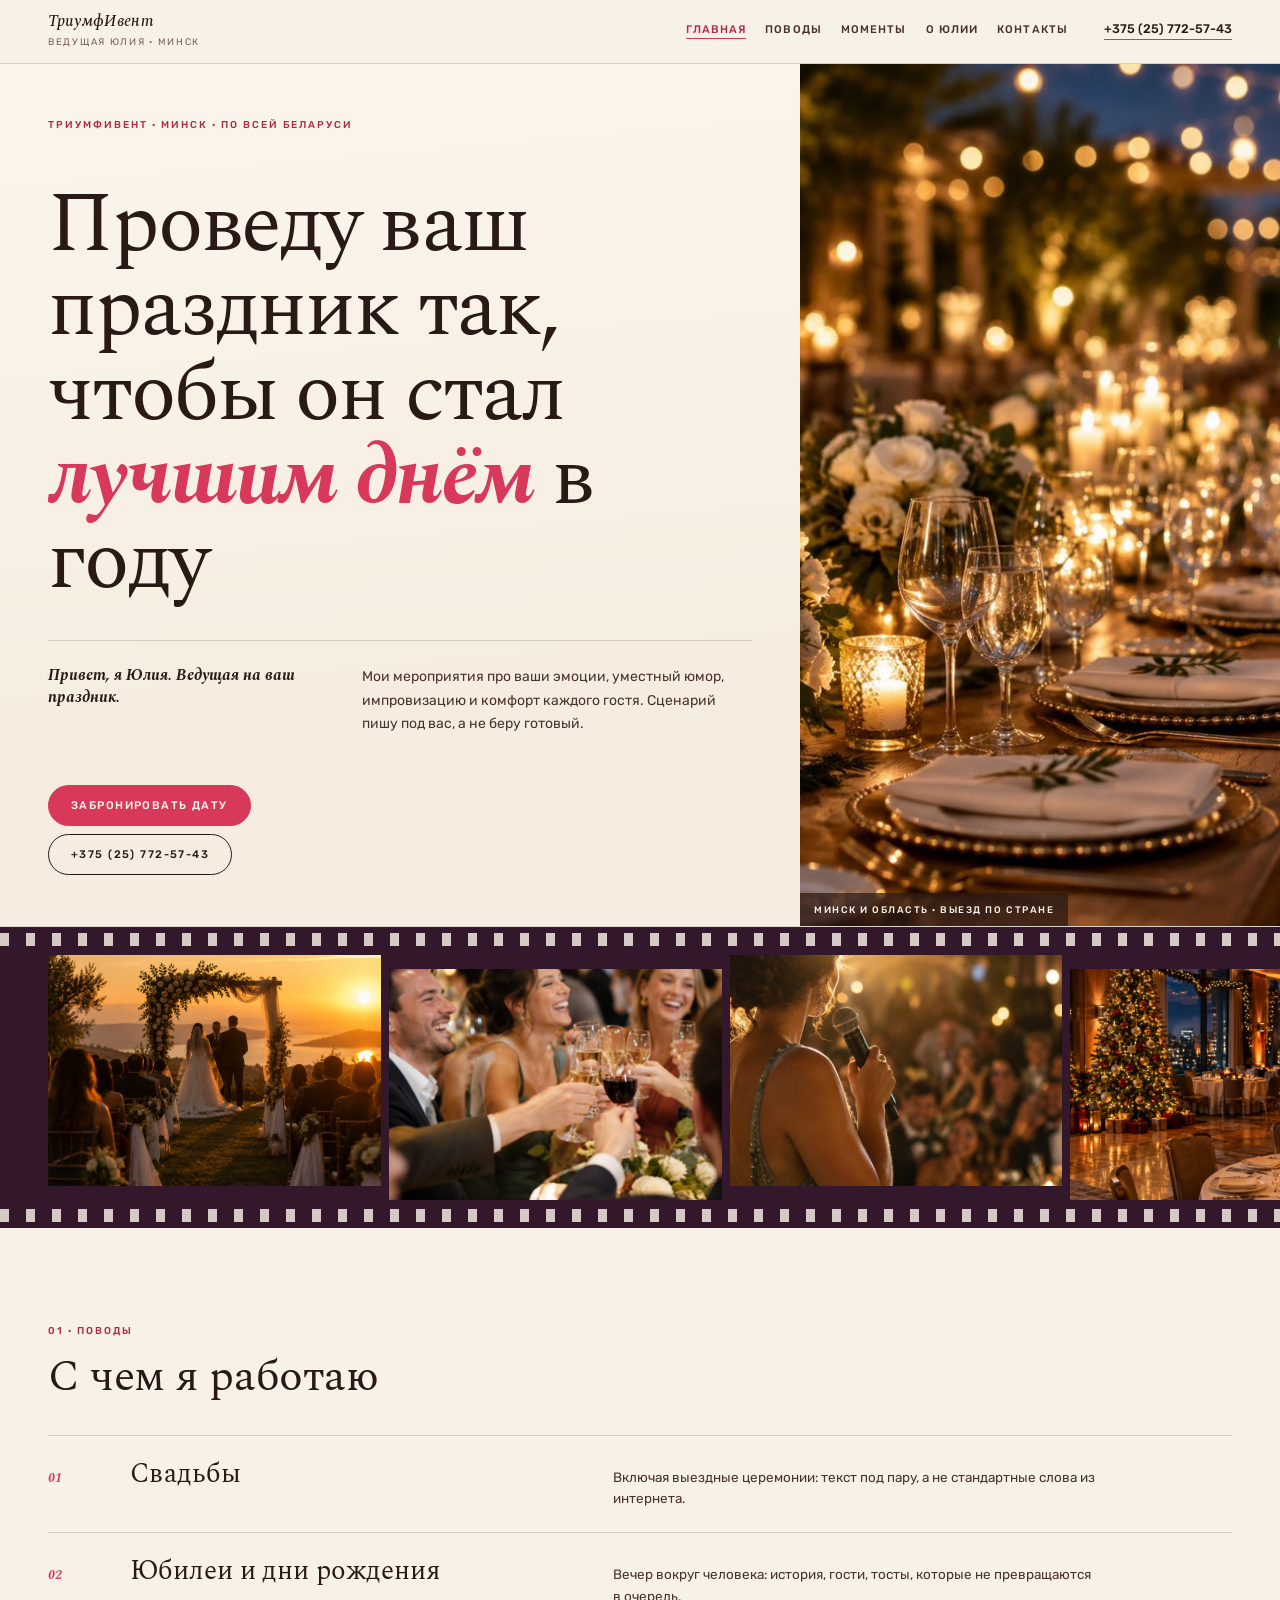
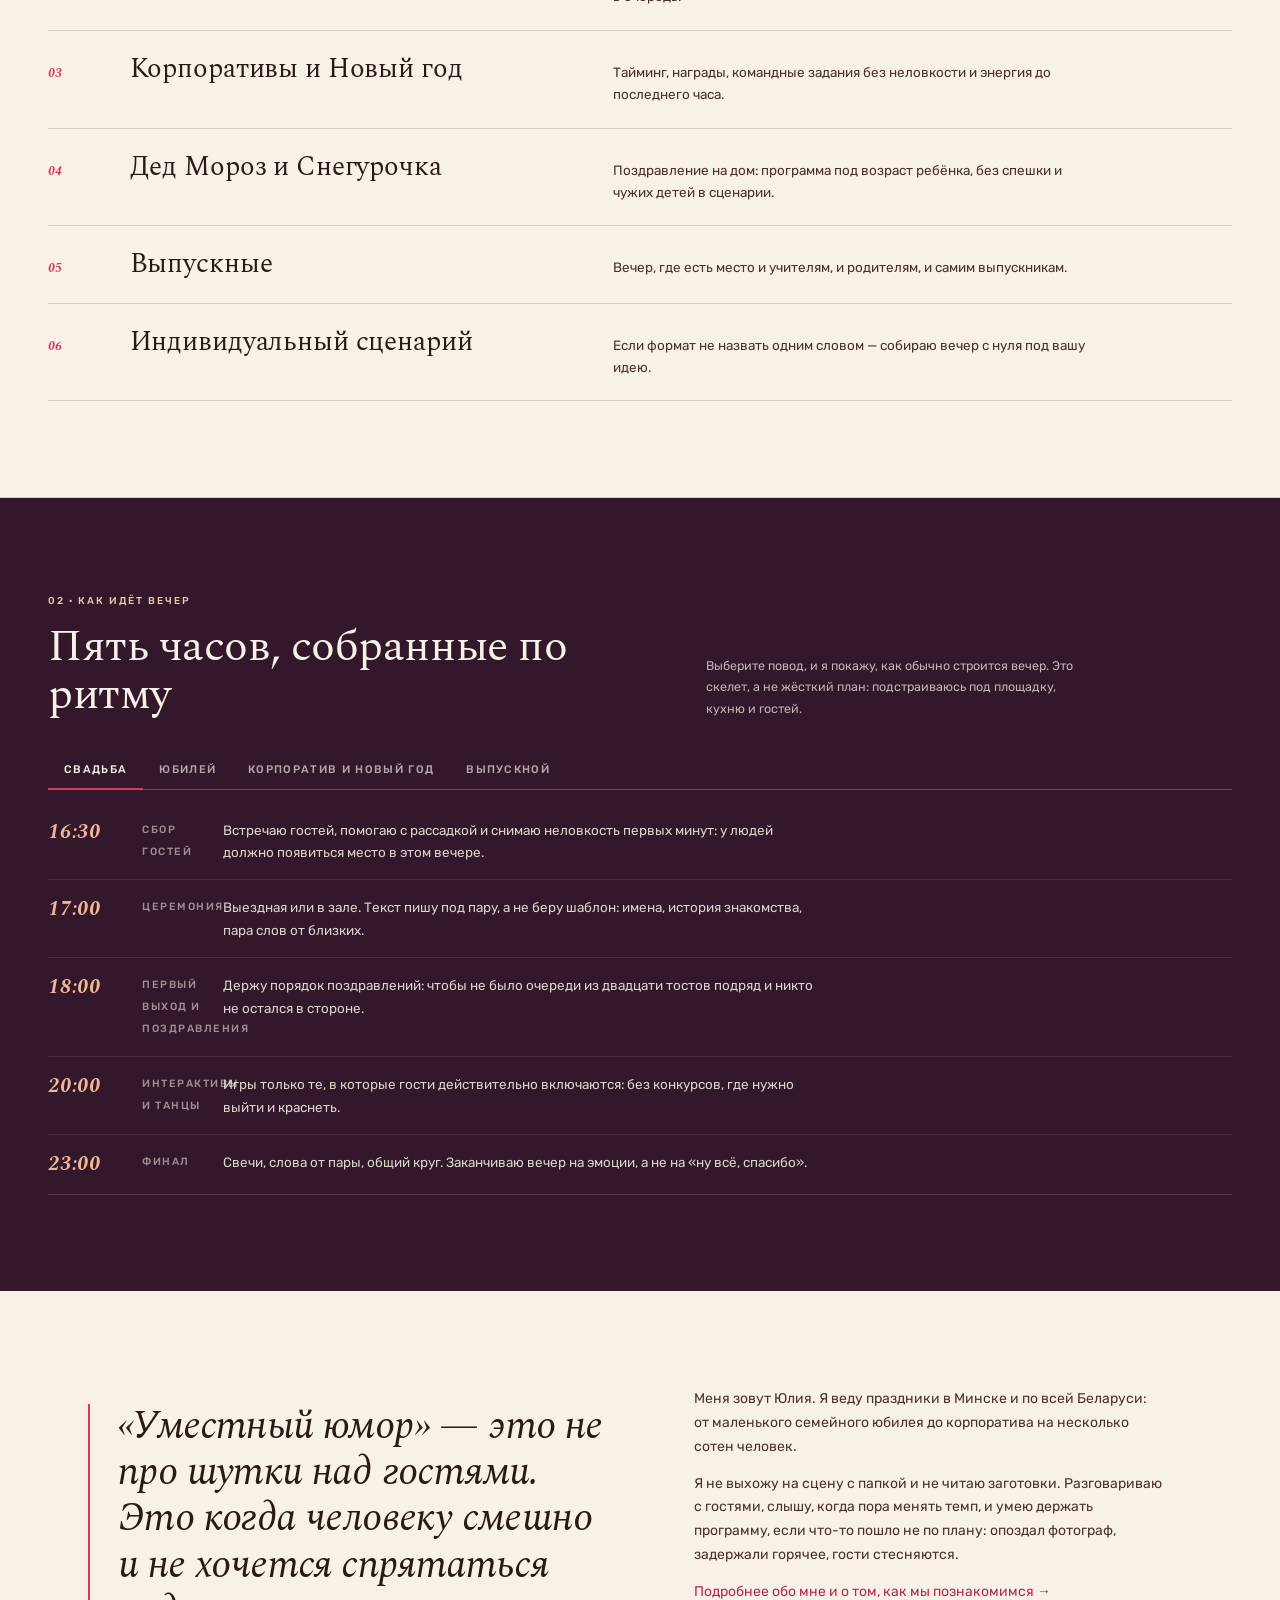
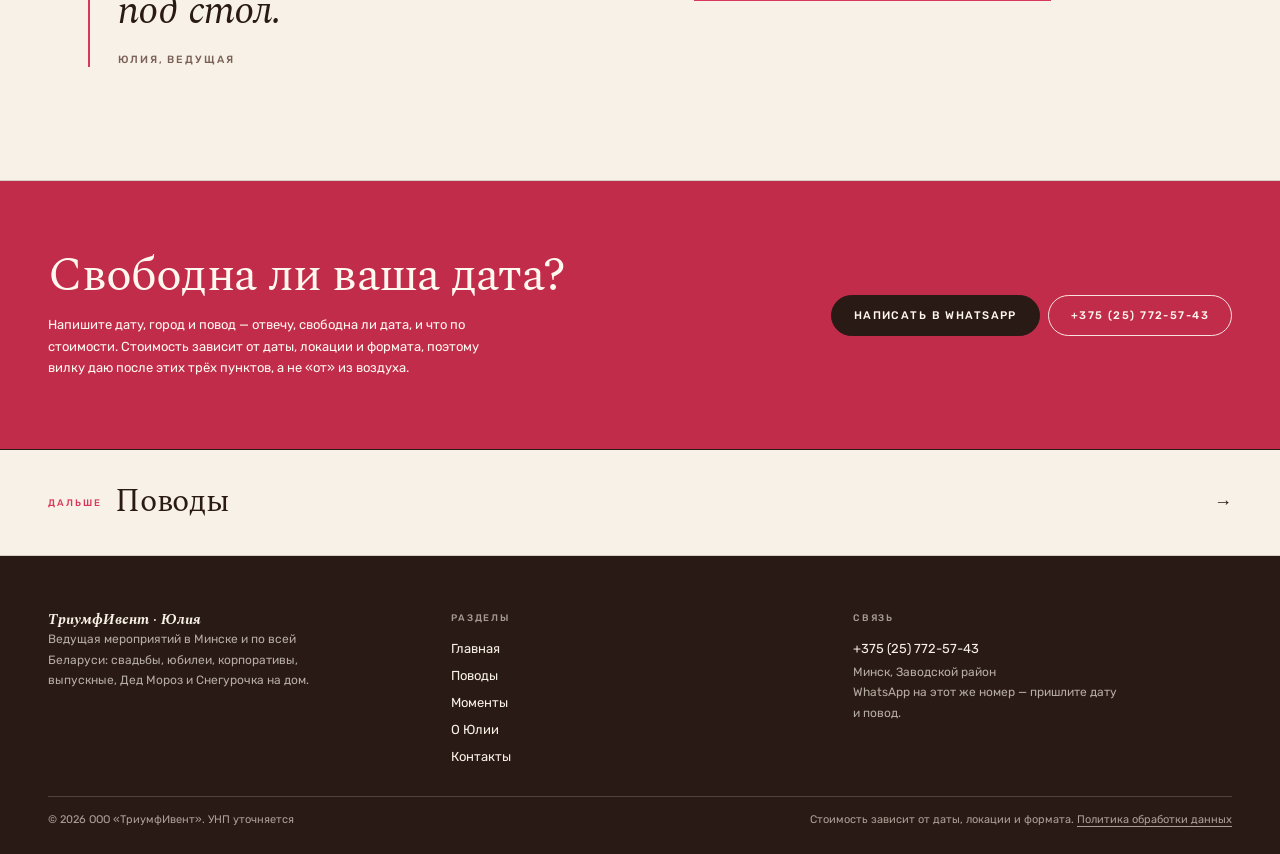
<file: index.html>
<!doctype html>
<html lang="ru">
<head>
<meta charset="utf-8">
<meta name="viewport" content="width=device-width, initial-scale=1">
<title>Ведущая на праздник в Минске — Юлия, ТриумфИвент</title>
<meta name="description" content="Ведущая Юлия: свадьбы и выездные церемонии, юбилеи, корпоративы, выпускные, Дед Мороз и Снегурочка на дом. Минск, работаем по всей Беларуси.">
<link rel="canonical" href="https://romjjjke.github.io/triumf/index.html">
<meta property="og:type" content="website">
<meta property="og:title" content="Ведущая на праздник в Минске — Юлия, ТриумфИвент">
<meta property="og:description" content="Ведущая Юлия: свадьбы и выездные церемонии, юбилеи, корпоративы, выпускные, Дед Мороз и Снегурочка на дом. Минск, работаем по всей Беларуси.">
<meta property="og:locale" content="ru_BY">
<meta property="og:url" content="https://romjjjke.github.io/triumf/index.html">
<meta name="theme-color" content="#F8F1E7">
<link rel="icon" href="favicon.svg" type="image/svg+xml">
<link rel="preconnect" href="https://fonts.googleapis.com">
<link rel="preconnect" href="https://fonts.gstatic.com" crossorigin>
<link href="https://fonts.googleapis.com/css2?family=Spectral:ital,wght@0,500;1,700&family=Rubik:wght@400;500;700&display=swap" rel="stylesheet">
<style>[hidden]{display:none!important}
*{box-sizing:border-box}
html{-webkit-text-size-adjust:100%;scroll-behavior:smooth}
body{margin:0;background:#F8F1E7;color:#2A1A16;font:400 16.5px/1.62 "Rubik",Arial,sans-serif;-webkit-font-smoothing:antialiased}
img{display:block;max-width:100%;height:auto}
a{color:inherit;text-decoration:none}
h1,h2,h3,p,ul,ol,figure,dl,dd{margin:0}
ul,ol{padding:0;list-style:none}
button{font:inherit}
.head{position:sticky;top:0;z-index:60;background:#F8F1E7;border-bottom:1px solid rgba(42,26,22,.16)}
.head__row{display:flex;align-items:center;gap:18px;padding:13px clamp(15px,3.8vw,48px)}
.brand{font:500 16px/1 "Spectral",serif;font-style:italic;letter-spacing:.01em}
.brand small{display:block;font:400 9.5px/1.7 "Rubik",sans-serif;letter-spacing:.18em;text-transform:uppercase;color:#7A6157;margin-top:5px}
.nav{display:flex;gap:19px;margin-left:auto;font:500 11px/1 "Rubik",sans-serif;letter-spacing:.1em;text-transform:uppercase}
.head__tel{margin-left:18px;font:500 12.5px/1 "Rubik",sans-serif;border-bottom:1px solid #D8395A;padding-bottom:4px}
.burger{display:none;width:44px;height:38px;margin-left:auto;border:1px solid #2A1A16;background:transparent;cursor:pointer;padding:9px}
.burger span{display:block;height:1.5px;background:#2A1A16;margin:4px 0}
.btn{display:inline-flex;align-items:center;justify-content:center;gap:8px;padding:14px 22px;border:1px solid #2A1A16;background:transparent;color:#2A1A16;font:500 11px/1 "Rubik",sans-serif;letter-spacing:.13em;text-transform:uppercase;cursor:pointer;transition:.2s;border-radius:999px}
.btn--solid{background:#D8395A;border-color:#D8395A;color:#FFF6EC}
.wrap{padding-inline:clamp(15px,3.8vw,48px);max-width:1480px;margin:0 auto}
.drawer{position:fixed;inset:0;z-index:90;background:#2A1A16;color:#F8F1E7;overflow-y:auto;overscroll-behavior:contain}
.drawer__inner{padding:clamp(56px,9vw,82px) clamp(18px,5vw,56px) clamp(26px,5vw,46px);display:flex;flex-direction:column;gap:24px;min-height:100%}
.drawer__close{position:fixed;top:12px;right:12px;width:46px;height:46px;border:1px solid rgba(248,241,231,.45);background:transparent;color:#F8F1E7;font-size:24px;line-height:1;cursor:pointer;border-radius:999px}
.drawer__nav{display:flex;flex-direction:column}
.drawer__nav a{font:700 italic clamp(1.5rem,1rem + 2.6vw,2.4rem)/1.14 "Spectral",serif;padding:13px 0;border-bottom:1px solid rgba(248,241,231,.18)}
.drawer__meta{font:400 12.5px/1.8 "Rubik",sans-serif;color:rgba(248,241,231,.8);display:flex;flex-direction:column;gap:6px}
body.is-locked{overflow:hidden}
.foot{background:#2A1A16;color:#F8F1E7;padding:clamp(28px,4.5vw,54px) clamp(15px,3.8vw,48px) 24px}
.foot__grid{display:grid;grid-template-columns:repeat(3,minmax(0,1fr));gap:24px;max-width:1480px;margin:0 auto}
.foot__name{font:700 italic 15px/1.3 "Spectral",serif}
.foot__small{font-size:12px;line-height:1.7;color:rgba(248,241,231,.68);max-width:34ch}
.foot__h{font:500 9.5px/1.7 "Rubik",sans-serif;letter-spacing:.18em;text-transform:uppercase;color:rgba(248,241,231,.6);margin-bottom:9px}
.foot__col a{display:block;font-size:13px;padding:3px 0}
.foot__bottom{display:flex;flex-wrap:wrap;gap:12px;justify-content:space-between;margin-top:26px;padding-top:14px;border-top:1px solid rgba(248,241,231,.18);font-size:11px;line-height:1.7;color:rgba(248,241,231,.62);max-width:1480px;margin-inline:auto}
@media (max-width:1180px){.nav{display:none}.burger{display:block}}
@media (max-width:1024px){.foot__grid{grid-template-columns:1fr 1fr}}
@media (max-width:640px){.head__tel{display:none}.foot__grid{grid-template-columns:1fr}}
</style>
<link rel="stylesheet" href="assets/css/style.v1.css">
<script type="application/ld+json">{"@context": "https://schema.org", "@type": "LocalBusiness", "name": "ООО «ТриумфИвент» — ведущая Юлия", "description": "Ведущая мероприятий: свадьбы, выездные церемонии, юбилеи, корпоративы, выпускные, Дед Мороз и Снегурочка на дом. Минск, по всей Беларуси.", "telephone": "+375257725743", "address": {"@type": "PostalAddress", "addressLocality": "Минск", "addressRegion": "Заводской район", "addressCountry": "BY"}, "areaServed": {"@type": "Country", "name": "Беларусь"}, "url": "https://romjjjke.github.io/triumf/"}</script>
</head>
<body>
<header class="head">
  <div class="head__row">
    <a class="brand" href="index.html">ТриумфИвент<small>Ведущая Юлия · Минск</small></a>
    <nav class="nav" aria-label="Разделы"><a href="index.html" aria-current="page">Главная</a><a href="uslugi.html">Поводы</a><a href="raboty.html">Моменты</a><a href="o-yulii.html">О Юлии</a><a href="kontakty.html">Контакты</a></nav>
    <a class="head__tel" href="tel:+375257725743">+375 (25) 772-57-43</a>
    <button class="burger" id="burger" type="button" aria-expanded="false" aria-controls="drawer" aria-label="Меню"><span></span><span></span><span></span></button>
  </div>
</header>

<section class="hero">
  <div class="hero__body">
    <p class="eyebrow">ТриумфИвент · Минск · по всей Беларуси</p>
    <h1 class="hero__quote">Проведу ваш праздник так, чтобы он стал <em>лучшим днём</em> в году</h1>
    <div class="hero__meta">
      <p class="hero__sig">Привет, я Юлия. Ведущая на ваш праздник.</p>
      <p class="hero__lead">Мои мероприятия про ваши эмоции, уместный юмор, импровизацию и комфорт каждого гостя. Сценарий пишу под вас, а не беру готовый.</p>
      <div class="hero__actions">
        <a class="btn btn--solid" href="kontakty.html">Забронировать дату</a>
        <a class="btn" href="tel:+375257725743">+375 (25) 772-57-43</a>
      </div>
    </div>
  </div>
  <figure class="hero__media">
    <img src="assets/img/table-tall.jpg" alt="Праздничный стол с тёплым светом" width="700" height="875" fetchpriority="high">
    <figcaption>Минск и область · выезд по стране</figcaption>
  </figure>
</section>

<section class="strip" aria-label="Моменты с мероприятий">
  <div class="strip__rail" id="strip">
    <figure><img src="assets/img/ceremony.jpg" alt="Выездная церемония на закате" width="1000" height="714" loading="lazy"></figure>
    <figure><img src="assets/img/guests.jpg" alt="Гости поднимают бокалы" width="860" height="781" loading="lazy"></figure>
    <figure><img src="assets/img/host.jpg" alt="Ведущая с микрофоном" width="720" height="878" loading="lazy"></figure>
    <figure><img src="assets/img/newyear.jpg" alt="Новогодний корпоратив" width="860" height="781" loading="lazy"></figure>
    <figure><img src="assets/img/dance.jpg" alt="Танцы на празднике" width="860" height="781" loading="lazy"></figure>
    <figure><img src="assets/img/table.jpg" alt="Сервированный стол" width="1240" height="826" loading="lazy"></figure>
  </div>
</section>

<section class="tocases">
  <div class="wrap">
    <header class="tocases__head">
      <p class="eyebrow">01 · Поводы</p>
      <h2 class="h2">С чем я работаю</h2>
    </header>
    <ol class="cases">
      <li><a href="uslugi.html#wedding">
        <span class="cases__n">01</span>
        <span class="cases__t">Свадьбы</span>
        <span class="cases__d">Включая выездные церемонии: текст под пару, а не стандартные слова из интернета.</span>
      </a></li>
      <li><a href="uslugi.html#jubilee">
        <span class="cases__n">02</span>
        <span class="cases__t">Юбилеи и дни рождения</span>
        <span class="cases__d">Вечер вокруг человека: история, гости, тосты, которые не превращаются в очередь.</span>
      </a></li>
      <li><a href="uslugi.html#corporate">
        <span class="cases__n">03</span>
        <span class="cases__t">Корпоративы и Новый год</span>
        <span class="cases__d">Тайминг, награды, командные задания без неловкости и энергия до последнего часа.</span>
      </a></li>
      <li><a href="uslugi.html#dedmoroz">
        <span class="cases__n">04</span>
        <span class="cases__t">Дед Мороз и Снегурочка</span>
        <span class="cases__d">Поздравление на дом: программа под возраст ребёнка, без спешки и чужих детей в сценарии.</span>
      </a></li>
      <li><a href="uslugi.html#school">
        <span class="cases__n">05</span>
        <span class="cases__t">Выпускные</span>
        <span class="cases__d">Вечер, где есть место и учителям, и родителям, и самим выпускникам.</span>
      </a></li>
      <li><a href="uslugi.html#custom">
        <span class="cases__n">06</span>
        <span class="cases__t">Индивидуальный сценарий</span>
        <span class="cases__d">Если формат не назвать одним словом — собираю вечер с нуля под вашу идею.</span>
      </a></li>
    </ol>
  </div>
</section>

<section class="evening">
  <div class="wrap">
    <header class="evening__head">
      <div>
        <p class="eyebrow eyebrow--inv">02 · Как идёт вечер</p>
        <h2 class="h2 h2--inv">Пять часов, собранные по ритму</h2>
      </div>
      <p class="evening__hint">Выберите повод, и я покажу, как обычно строится вечер. Это скелет, а не жёсткий план: подстраиваюсь под площадку, кухню и гостей.</p>
    </header>
    <div class="tabs" role="tablist" aria-label="Формат вечера">
      <button class="tab is-on" type="button" role="tab" data-panel="wedding" aria-selected="true">Свадьба</button><button class="tab" type="button" role="tab" data-panel="jubilee" aria-selected="false">Юбилей</button><button class="tab" type="button" role="tab" data-panel="corporate" aria-selected="false">Корпоратив и Новый год</button><button class="tab" type="button" role="tab" data-panel="school" aria-selected="false">Выпускной</button>
    </div>
    <div class="panels">
      <ol class="evpanel" data-panel="wedding"><li><span class="ev__t">16:30</span><span class="ev__n">Сбор гостей</span><p class="ev__d">Встречаю гостей, помогаю с рассадкой и снимаю неловкость первых минут: у людей должно появиться место в этом вечере.</p></li><li><span class="ev__t">17:00</span><span class="ev__n">Церемония</span><p class="ev__d">Выездная или в зале. Текст пишу под пару, а не беру шаблон: имена, история знакомства, пара слов от близких.</p></li><li><span class="ev__t">18:00</span><span class="ev__n">Первый выход и поздравления</span><p class="ev__d">Держу порядок поздравлений: чтобы не было очереди из двадцати тостов подряд и никто не остался в стороне.</p></li><li><span class="ev__t">20:00</span><span class="ev__n">Интерактивы и танцы</span><p class="ev__d">Игры только те, в которые гости действительно включаются: без конкурсов, где нужно выйти и краснеть.</p></li><li><span class="ev__t">23:00</span><span class="ev__n">Финал</span><p class="ev__d">Свечи, слова от пары, общий круг. Заканчиваю вечер на эмоции, а не на «ну всё, спасибо».</p></li></ol><ol class="evpanel is-hidden" data-panel="jubilee"><li><span class="ev__t">17:00</span><span class="ev__n">Сбор и знакомство</span><p class="ev__d">Помогаю гостям из разных компаний найти общий язык: представляю людей друг другу так, чтобы завязался разговор.</p></li><li><span class="ev__t">18:00</span><span class="ev__n">История виновника</span><p class="ev__d">Собираю у семьи детали биографии и строю вечер вокруг них: архивные фото, цитаты, неожиданные факты.</p></li><li><span class="ev__t">19:30</span><span class="ev__n">Поздравления по блокам</span><p class="ev__d">Развожу тосты по времени, чтобы горячее не остыло, а гости не устали слушать.</p></li><li><span class="ev__t">21:00</span><span class="ev__n">Музыка и лёгкие игры</span><p class="ev__d">Формат под возраст гостей: и танцы для тех, кто хочет, и спокойные разговоры для тех, кто нет.</p></li><li><span class="ev__t">22:30</span><span class="ev__n">Финал</span><p class="ev__d">Тёплое завершение с благодарностью хозяевам и гостям.</p></li></ol><ol class="evpanel is-hidden" data-panel="corporate"><li><span class="ev__t">18:00</span><span class="ev__n">Сбор команды</span><p class="ev__d">Начало без пауз: люди пришли с работы, им нужно быстро переключиться.</p></li><li><span class="ev__t">18:40</span><span class="ev__n">Слова и награды</span><p class="ev__d">Веду вечер ровно по таймингу: если руководство затягивает с речью, мягко возвращаю программу в график.</p></li><li><span class="ev__t">19:30</span><span class="ev__n">Командные задания</span><p class="ev__d">Активности без унижения и без «покажите, как вы умеете»: только добровольные и с понятными правилами.</p></li><li><span class="ev__t">21:00</span><span class="ev__n">Танцы и лотерея</span><p class="ev__d">Держу энергию до конца вечера, а не только до первого часа.</p></li><li><span class="ev__t">23:00</span><span class="ev__n">Финал</span><p class="ev__d">Завершение с настроением, с которым хочется выложить фото в общий чат.</p></li></ol><ol class="evpanel is-hidden" data-panel="school"><li><span class="ev__t">16:00</span><span class="ev__n">Сбор</span><p class="ev__d">Учителя, родители и выпускники за одним вечером, но с разными ожиданиями. Балансирую между ними.</p></li><li><span class="ev__t">17:00</span><span class="ev__n">Официальная часть</span><p class="ev__d">Слова, благодарности, вручение. Всё коротко: у выпускного другая задача.</p></li><li><span class="ev__t">18:30</span><span class="ev__n">Активности</span><p class="ev__d">Игры, в которых участвуют и родители, и класс: так вечер не распадается на отдельные компании.</p></li><li><span class="ev__t">20:30</span><span class="ev__n">Танцы и свободное время</span><p class="ev__d">Оставляю воздух, чтобы ребята могли просто быть вместе.</p></li><li><span class="ev__t">22:00</span><span class="ev__n">Финал</span><p class="ev__d">Общее фото и слова, которые запоминаются.</p></li></ol>
    </div>
  </div>
</section>

<section class="voice">
  <div class="wrap voice__in">
    <blockquote class="voice__quote">
      <p>«Уместный юмор» — это не про шутки над гостями. Это когда человеку смешно и не хочется спрятаться под стол.</p>
      <cite>Юлия, ведущая</cite>
    </blockquote>
    <div class="voice__copy">
      <p>Меня зовут Юлия. Я веду праздники в Минске и по всей Беларуси: от маленького семейного юбилея до корпоратива на несколько сотен человек.</p>
      <p>Я не выхожу на сцену с папкой и не читаю заготовки. Разговариваю с гостями, слышу, когда пора менять темп, и умею держать программу, если что-то пошло не по плану: опоздал фотограф, задержали горячее, гости стесняются.</p>
      <p><a class="link" href="o-yulii.html">Подробнее обо мне и о том, как мы познакомимся →</a></p>
    </div>
  </div>
</section>

<section class="cta">
  <div class="wrap cta__in">
    <div>
      <h2 class="cta__h">Свободна ли ваша дата?</h2>
      <p class="cta__text">Напишите дату, город и повод — отвечу, свободна ли дата, и что по стоимости. Стоимость зависит от даты, локации и формата, поэтому вилку даю после этих трёх пунктов, а не «от» из воздуха.</p>
    </div>
    <div class="cta__actions">
      <a class="btn btn--solid" href="https://wa.me/375257725743" target="_blank" rel="noopener">Написать в WhatsApp</a>
      <a class="btn" href="tel:+375257725743">+375 (25) 772-57-43</a>
    </div>
  </div>
</section>
  <section class="next">
    <a class="next__link" href="uslugi.html">
      <span class="next__label">Дальше</span>
      <span class="next__title">Поводы</span>
      <span class="next__arrow" aria-hidden="true">→</span>
    </a>
  </section>
</main>
<footer class="foot">
  <div class="foot__grid">
    <div class="foot__col">
      <p class="foot__name">ТриумфИвент · Юлия</p>
      <p class="foot__small">Ведущая мероприятий в Минске и по всей Беларуси: свадьбы, юбилеи, корпоративы, выпускные, Дед Мороз и Снегурочка на дом.</p>
    </div>
    <div class="foot__col">
      <p class="foot__h">Разделы</p>
      <a href="index.html">Главная</a><a href="uslugi.html">Поводы</a><a href="raboty.html">Моменты</a><a href="o-yulii.html">О Юлии</a><a href="kontakty.html">Контакты</a>
    </div>
    <div class="foot__col">
      <p class="foot__h">Связь</p>
      <a href="tel:+375257725743">+375 (25) 772-57-43</a>
      <p class="foot__small">Минск, Заводской район</p>
      <p class="foot__small">WhatsApp на этот же номер — пришлите дату и повод.</p>
    </div>
  </div>
  <div class="foot__bottom">
    <p>© <span id="year">2026</span> ООО «ТриумфИвент». УНП уточняется</p>
    <p>Стоимость зависит от даты, локации и формата. <a href="politika.html">Политика обработки данных</a></p>
  </div>
</footer>
<div class="drawer" id="drawer" hidden>
  <div class="drawer__inner">
    <button class="drawer__close" type="button" id="drawer-close" aria-label="Закрыть меню">×</button>
    <nav class="drawer__nav" aria-label="Мобильная навигация"><a href="index.html" aria-current="page">Главная</a><a href="uslugi.html">Поводы</a><a href="raboty.html">Моменты</a><a href="o-yulii.html">О Юлии</a><a href="kontakty.html">Контакты</a></nav>
    <div class="drawer__meta">
      <a href="tel:+375257725743">+375 (25) 772-57-43</a>
      <p>Минск, Заводской район</p>
      <p>Свадьбы, юбилеи, корпоративы, выпускные. Работаю по всей Беларуси.</p>
    </div>
  </div>
</div>
<script src="assets/js/main.v1.js" defer></script>
</body>
</html>
</file>
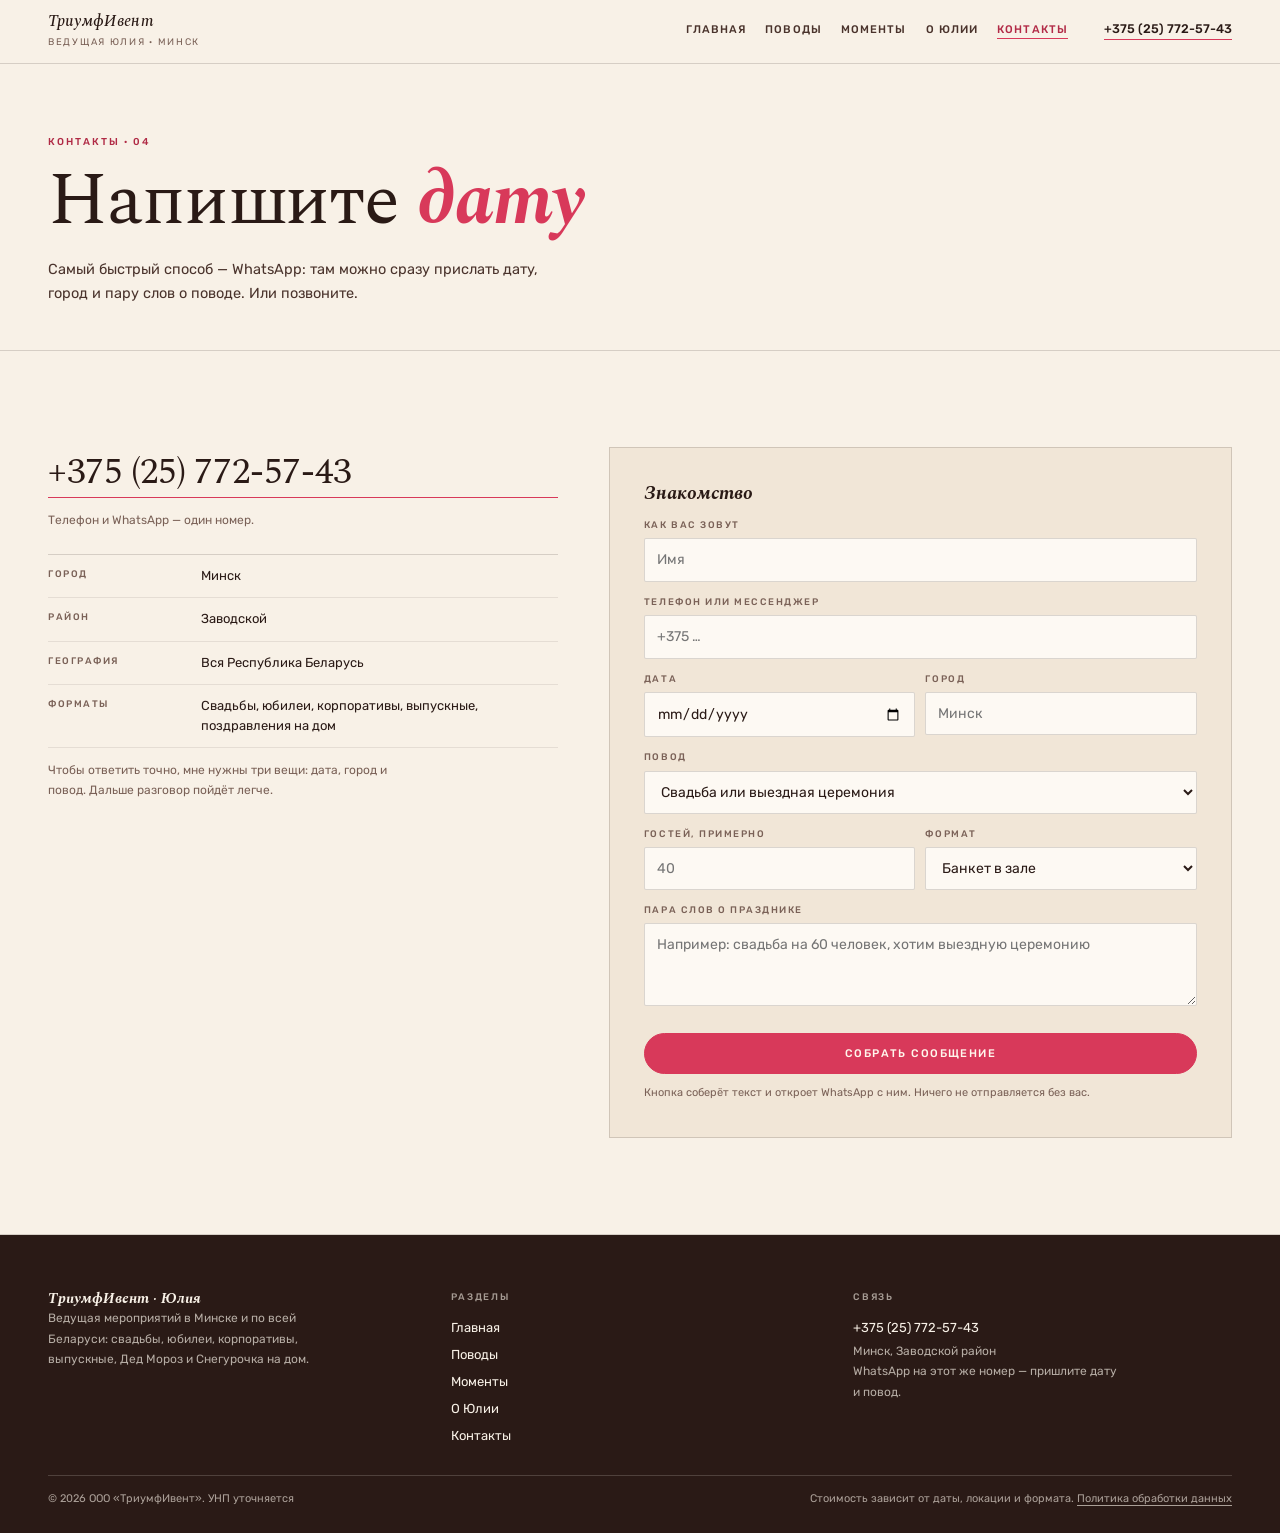
<file: kontakty.html>
<!doctype html>
<html lang="ru">
<head>
<meta charset="utf-8">
<meta name="viewport" content="width=device-width, initial-scale=1">
<title>Контакты: +375 (25) 772-57-43, бронь даты | ТриумфИвент</title>
<meta name="description" content="Телефон и WhatsApp +375 (25) 772-57-43. Минск, Заводской район. Работаем по всей Беларуси. Заявка на праздник с датой и форматом.">
<link rel="canonical" href="https://romjjjke.github.io/triumf/kontakty.html">
<meta property="og:type" content="website">
<meta property="og:title" content="Контакты: +375 (25) 772-57-43, бронь даты | ТриумфИвент">
<meta property="og:description" content="Телефон и WhatsApp +375 (25) 772-57-43. Минск, Заводской район. Работаем по всей Беларуси. Заявка на праздник с датой и форматом.">
<meta property="og:locale" content="ru_BY">
<meta property="og:url" content="https://romjjjke.github.io/triumf/kontakty.html">
<meta name="theme-color" content="#F8F1E7">
<link rel="icon" href="favicon.svg" type="image/svg+xml">
<link rel="preconnect" href="https://fonts.googleapis.com">
<link rel="preconnect" href="https://fonts.gstatic.com" crossorigin>
<link href="https://fonts.googleapis.com/css2?family=Spectral:ital,wght@0,500;1,700&family=Rubik:wght@400;500;700&display=swap" rel="stylesheet">
<style>[hidden]{display:none!important}
*{box-sizing:border-box}
html{-webkit-text-size-adjust:100%;scroll-behavior:smooth}
body{margin:0;background:#F8F1E7;color:#2A1A16;font:400 16.5px/1.62 "Rubik",Arial,sans-serif;-webkit-font-smoothing:antialiased}
img{display:block;max-width:100%;height:auto}
a{color:inherit;text-decoration:none}
h1,h2,h3,p,ul,ol,figure,dl,dd{margin:0}
ul,ol{padding:0;list-style:none}
button{font:inherit}
.head{position:sticky;top:0;z-index:60;background:#F8F1E7;border-bottom:1px solid rgba(42,26,22,.16)}
.head__row{display:flex;align-items:center;gap:18px;padding:13px clamp(15px,3.8vw,48px)}
.brand{font:500 16px/1 "Spectral",serif;font-style:italic;letter-spacing:.01em}
.brand small{display:block;font:400 9.5px/1.7 "Rubik",sans-serif;letter-spacing:.18em;text-transform:uppercase;color:#7A6157;margin-top:5px}
.nav{display:flex;gap:19px;margin-left:auto;font:500 11px/1 "Rubik",sans-serif;letter-spacing:.1em;text-transform:uppercase}
.head__tel{margin-left:18px;font:500 12.5px/1 "Rubik",sans-serif;border-bottom:1px solid #D8395A;padding-bottom:4px}
.burger{display:none;width:44px;height:38px;margin-left:auto;border:1px solid #2A1A16;background:transparent;cursor:pointer;padding:9px}
.burger span{display:block;height:1.5px;background:#2A1A16;margin:4px 0}
.btn{display:inline-flex;align-items:center;justify-content:center;gap:8px;padding:14px 22px;border:1px solid #2A1A16;background:transparent;color:#2A1A16;font:500 11px/1 "Rubik",sans-serif;letter-spacing:.13em;text-transform:uppercase;cursor:pointer;transition:.2s;border-radius:999px}
.btn--solid{background:#D8395A;border-color:#D8395A;color:#FFF6EC}
.wrap{padding-inline:clamp(15px,3.8vw,48px);max-width:1480px;margin:0 auto}
.drawer{position:fixed;inset:0;z-index:90;background:#2A1A16;color:#F8F1E7;overflow-y:auto;overscroll-behavior:contain}
.drawer__inner{padding:clamp(56px,9vw,82px) clamp(18px,5vw,56px) clamp(26px,5vw,46px);display:flex;flex-direction:column;gap:24px;min-height:100%}
.drawer__close{position:fixed;top:12px;right:12px;width:46px;height:46px;border:1px solid rgba(248,241,231,.45);background:transparent;color:#F8F1E7;font-size:24px;line-height:1;cursor:pointer;border-radius:999px}
.drawer__nav{display:flex;flex-direction:column}
.drawer__nav a{font:700 italic clamp(1.5rem,1rem + 2.6vw,2.4rem)/1.14 "Spectral",serif;padding:13px 0;border-bottom:1px solid rgba(248,241,231,.18)}
.drawer__meta{font:400 12.5px/1.8 "Rubik",sans-serif;color:rgba(248,241,231,.8);display:flex;flex-direction:column;gap:6px}
body.is-locked{overflow:hidden}
.foot{background:#2A1A16;color:#F8F1E7;padding:clamp(28px,4.5vw,54px) clamp(15px,3.8vw,48px) 24px}
.foot__grid{display:grid;grid-template-columns:repeat(3,minmax(0,1fr));gap:24px;max-width:1480px;margin:0 auto}
.foot__name{font:700 italic 15px/1.3 "Spectral",serif}
.foot__small{font-size:12px;line-height:1.7;color:rgba(248,241,231,.68);max-width:34ch}
.foot__h{font:500 9.5px/1.7 "Rubik",sans-serif;letter-spacing:.18em;text-transform:uppercase;color:rgba(248,241,231,.6);margin-bottom:9px}
.foot__col a{display:block;font-size:13px;padding:3px 0}
.foot__bottom{display:flex;flex-wrap:wrap;gap:12px;justify-content:space-between;margin-top:26px;padding-top:14px;border-top:1px solid rgba(248,241,231,.18);font-size:11px;line-height:1.7;color:rgba(248,241,231,.62);max-width:1480px;margin-inline:auto}
@media (max-width:1180px){.nav{display:none}.burger{display:block}}
@media (max-width:1024px){.foot__grid{grid-template-columns:1fr 1fr}}
@media (max-width:640px){.head__tel{display:none}.foot__grid{grid-template-columns:1fr}}
</style>
<link rel="stylesheet" href="assets/css/style.v1.css">
<script type="application/ld+json">{"@context": "https://schema.org", "@type": "LocalBusiness", "name": "ООО «ТриумфИвент» — ведущая Юлия", "description": "Ведущая мероприятий: свадьбы, выездные церемонии, юбилеи, корпоративы, выпускные, Дед Мороз и Снегурочка на дом. Минск, по всей Беларуси.", "telephone": "+375257725743", "address": {"@type": "PostalAddress", "addressLocality": "Минск", "addressRegion": "Заводской район", "addressCountry": "BY"}, "areaServed": {"@type": "Country", "name": "Беларусь"}, "url": "https://romjjjke.github.io/triumf/"}</script>
</head>
<body>
<header class="head">
  <div class="head__row">
    <a class="brand" href="index.html">ТриумфИвент<small>Ведущая Юлия · Минск</small></a>
    <nav class="nav" aria-label="Разделы"><a href="index.html">Главная</a><a href="uslugi.html">Поводы</a><a href="raboty.html">Моменты</a><a href="o-yulii.html">О Юлии</a><a href="kontakty.html" aria-current="page">Контакты</a></nav>
    <a class="head__tel" href="tel:+375257725743">+375 (25) 772-57-43</a>
    <button class="burger" id="burger" type="button" aria-expanded="false" aria-controls="drawer" aria-label="Меню"><span></span><span></span><span></span></button>
  </div>
</header>

<section class="phead">
  <div class="wrap">
    <p class="eyebrow">Контакты · 04</p>
    <h1 class="h1">Напишите <em>дату</em></h1>
    <p class="phead__lead">Самый быстрый способ — WhatsApp: там можно сразу прислать дату, город и пару слов о поводе. Или позвоните.</p>
  </div>
</section>

<section class="contact">
  <div class="wrap contact__grid">
    <div class="contact__side">
      <a class="contact__tel" href="tel:+375257725743">+375 (25) 772-57-43</a>
      <p class="contact__note">Телефон и WhatsApp — один номер.</p>
      <dl class="defs">
        <div><dt>Город</dt><dd>Минск</dd></div>
        <div><dt>Район</dt><dd>Заводской</dd></div>
        <div><dt>География</dt><dd>Вся Республика Беларусь</dd></div>
        <div><dt>Форматы</dt><dd>Свадьбы, юбилеи, корпоративы, выпускные, поздравления на дом</dd></div>
      </dl>
      <p class="contact__note">Чтобы ответить точно, мне нужны три вещи: дата, город и повод. Дальше разговор пойдёт легче.</p>
    </div>
    <form class="form" id="lead-form" novalidate>
      <p class="form__title">Знакомство</p>
      <label for="f-name">Как вас зовут</label>
      <input id="f-name" name="name" required autocomplete="name" placeholder="Имя">
      <label for="f-contact">Телефон или мессенджер</label>
      <input id="f-contact" name="contact" required placeholder="+375 …">
      <div class="form__row">
        <div><label for="f-date">Дата</label><input id="f-date" name="date" type="date"></div>
        <div><label for="f-city">Город</label><input id="f-city" name="city" placeholder="Минск"></div>
      </div>
      <label for="f-what">Повод</label>
      <select id="f-what" name="what">
        <option>Свадьба или выездная церемония</option>
        <option>Юбилей или день рождения</option>
        <option>Корпоратив или Новый год</option>
        <option>Дед Мороз и Снегурочка на дом</option>
        <option>Выпускной</option>
        <option>Индивидуальный сценарий</option>
        <option>Пока не знаю, нужен совет</option>
      </select>
      <div class="form__row form__row--2">
        <div><label for="f-guests">Гостей, примерно</label><input id="f-guests" name="guests" type="number" min="0" placeholder="40"></div>
        <div><label for="f-format">Формат</label>
          <select id="f-format" name="format">
            <option>Банкет в зале</option>
            <option>Выездная церемония</option>
            <option>Дом или квартира</option>
            <option>Ресторан / лофт</option>
            <option>Пока не выбрали</option>
          </select>
        </div>
      </div>
      <label for="f-note">Пара слов о празднике</label>
      <textarea id="f-note" name="note" rows="3" placeholder="Например: свадьба на 60 человек, хотим выездную церемонию"></textarea>
      <button class="btn btn--solid form__btn" type="submit">Собрать сообщение</button>
      <p class="form__note">Кнопка соберёт текст и откроет WhatsApp с ним. Ничего не отправляется без вас.</p>
      <div class="form__ok" id="form-ok" hidden>
        <p class="form__ok-title">Готово, осталось отправить</p>
        <pre id="order-text"></pre>
        <div class="form__ok-actions">
          <a class="btn btn--solid" id="order-send" href="https://wa.me/375257725743" target="_blank" rel="noopener">Открыть WhatsApp</a>
          <button class="btn" type="button" id="order-copy">Скопировать</button>
        </div>
      </div>
    </form>
  </div>
</section>
</main>
<footer class="foot">
  <div class="foot__grid">
    <div class="foot__col">
      <p class="foot__name">ТриумфИвент · Юлия</p>
      <p class="foot__small">Ведущая мероприятий в Минске и по всей Беларуси: свадьбы, юбилеи, корпоративы, выпускные, Дед Мороз и Снегурочка на дом.</p>
    </div>
    <div class="foot__col">
      <p class="foot__h">Разделы</p>
      <a href="index.html">Главная</a><a href="uslugi.html">Поводы</a><a href="raboty.html">Моменты</a><a href="o-yulii.html">О Юлии</a><a href="kontakty.html">Контакты</a>
    </div>
    <div class="foot__col">
      <p class="foot__h">Связь</p>
      <a href="tel:+375257725743">+375 (25) 772-57-43</a>
      <p class="foot__small">Минск, Заводской район</p>
      <p class="foot__small">WhatsApp на этот же номер — пришлите дату и повод.</p>
    </div>
  </div>
  <div class="foot__bottom">
    <p>© <span id="year">2026</span> ООО «ТриумфИвент». УНП уточняется</p>
    <p>Стоимость зависит от даты, локации и формата. <a href="politika.html">Политика обработки данных</a></p>
  </div>
</footer>
<div class="drawer" id="drawer" hidden>
  <div class="drawer__inner">
    <button class="drawer__close" type="button" id="drawer-close" aria-label="Закрыть меню">×</button>
    <nav class="drawer__nav" aria-label="Мобильная навигация"><a href="index.html">Главная</a><a href="uslugi.html">Поводы</a><a href="raboty.html">Моменты</a><a href="o-yulii.html">О Юлии</a><a href="kontakty.html" aria-current="page">Контакты</a></nav>
    <div class="drawer__meta">
      <a href="tel:+375257725743">+375 (25) 772-57-43</a>
      <p>Минск, Заводской район</p>
      <p>Свадьбы, юбилеи, корпоративы, выпускные. Работаю по всей Беларуси.</p>
    </div>
  </div>
</div>
<script src="assets/js/main.v1.js" defer></script>
</body>
</html>
</file>
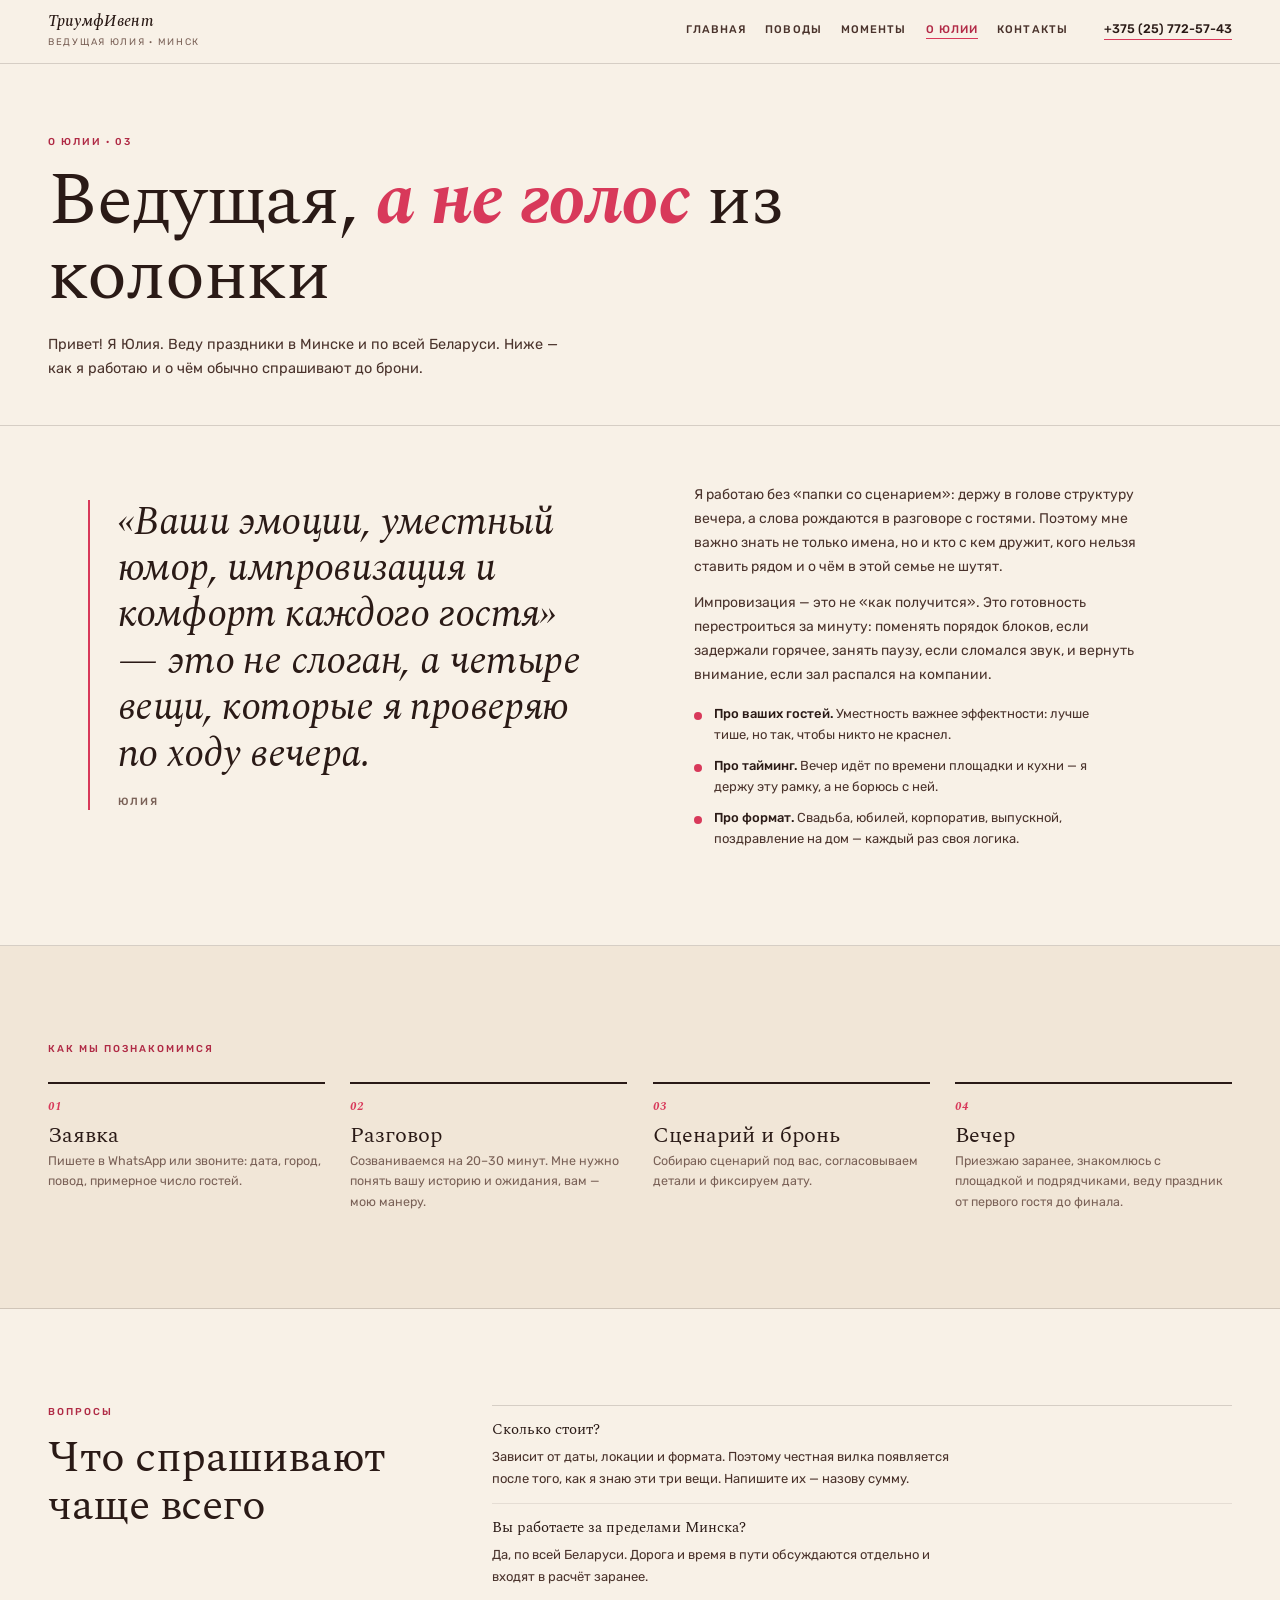
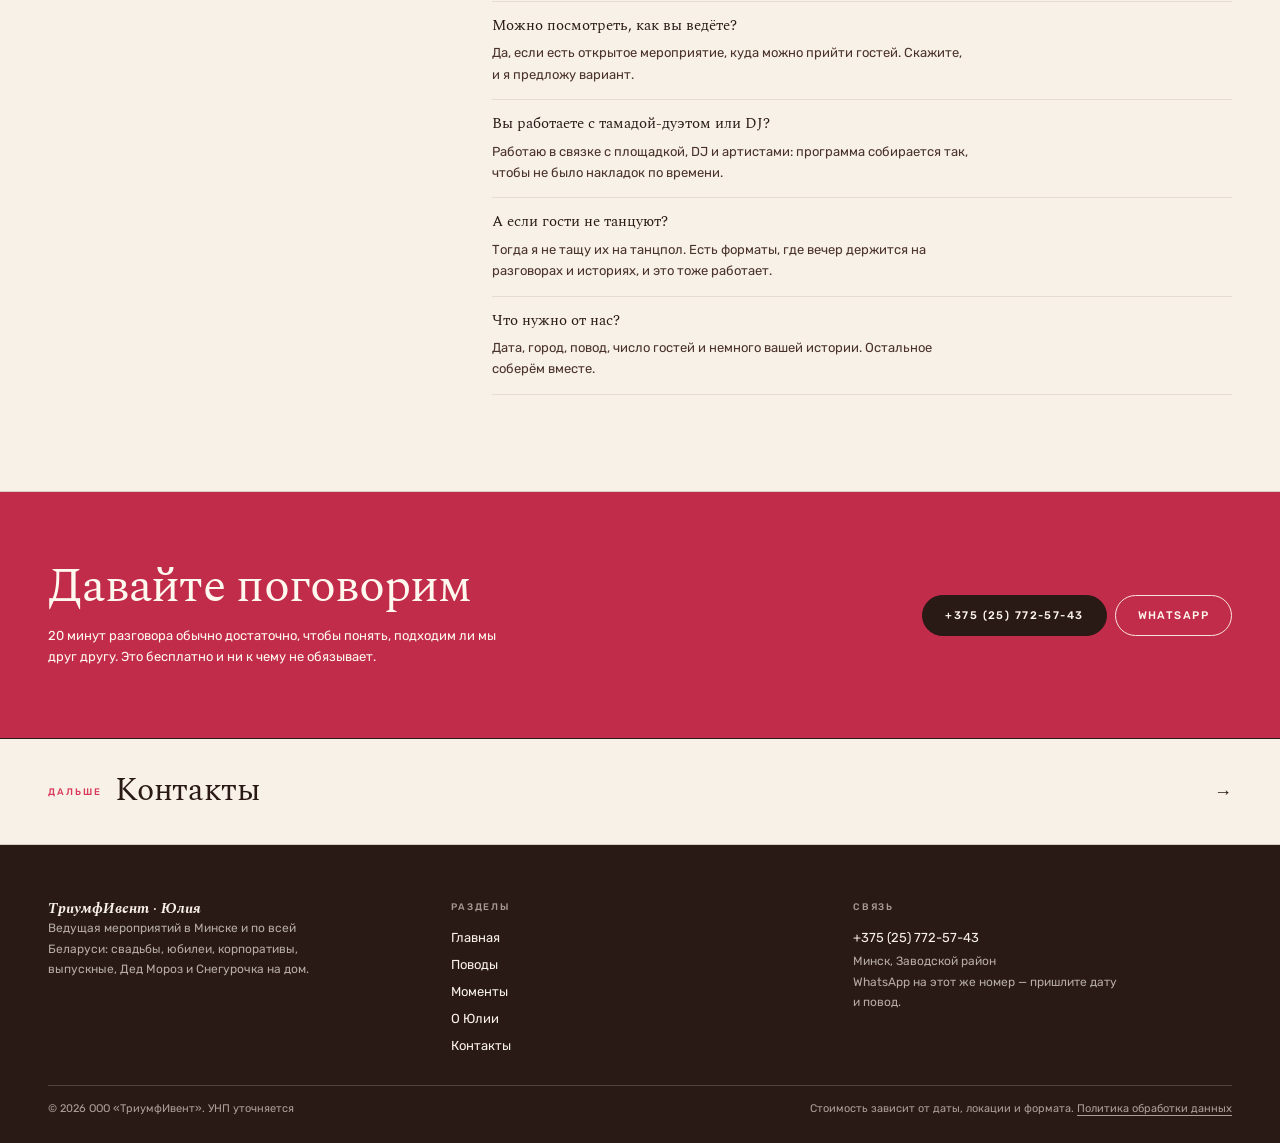
<file: o-yulii.html>
<!doctype html>
<html lang="ru">
<head>
<meta charset="utf-8">
<meta name="viewport" content="width=device-width, initial-scale=1">
<title>О Юлии: как я работаю | ТриумфИвент, ведущая мероприятий</title>
<meta name="description" content="Принципы работы ведущей: уместный юмор, импровизация, комфорт каждого гостя. Как проходит знакомство, сценарий и сам вечер.">
<link rel="canonical" href="https://romjjjke.github.io/triumf/o-yulii.html">
<meta property="og:type" content="website">
<meta property="og:title" content="О Юлии: как я работаю | ТриумфИвент, ведущая мероприятий">
<meta property="og:description" content="Принципы работы ведущей: уместный юмор, импровизация, комфорт каждого гостя. Как проходит знакомство, сценарий и сам вечер.">
<meta property="og:locale" content="ru_BY">
<meta property="og:url" content="https://romjjjke.github.io/triumf/o-yulii.html">
<meta name="theme-color" content="#F8F1E7">
<link rel="icon" href="favicon.svg" type="image/svg+xml">
<link rel="preconnect" href="https://fonts.googleapis.com">
<link rel="preconnect" href="https://fonts.gstatic.com" crossorigin>
<link href="https://fonts.googleapis.com/css2?family=Spectral:ital,wght@0,500;1,700&family=Rubik:wght@400;500;700&display=swap" rel="stylesheet">
<style>[hidden]{display:none!important}
*{box-sizing:border-box}
html{-webkit-text-size-adjust:100%;scroll-behavior:smooth}
body{margin:0;background:#F8F1E7;color:#2A1A16;font:400 16.5px/1.62 "Rubik",Arial,sans-serif;-webkit-font-smoothing:antialiased}
img{display:block;max-width:100%;height:auto}
a{color:inherit;text-decoration:none}
h1,h2,h3,p,ul,ol,figure,dl,dd{margin:0}
ul,ol{padding:0;list-style:none}
button{font:inherit}
.head{position:sticky;top:0;z-index:60;background:#F8F1E7;border-bottom:1px solid rgba(42,26,22,.16)}
.head__row{display:flex;align-items:center;gap:18px;padding:13px clamp(15px,3.8vw,48px)}
.brand{font:500 16px/1 "Spectral",serif;font-style:italic;letter-spacing:.01em}
.brand small{display:block;font:400 9.5px/1.7 "Rubik",sans-serif;letter-spacing:.18em;text-transform:uppercase;color:#7A6157;margin-top:5px}
.nav{display:flex;gap:19px;margin-left:auto;font:500 11px/1 "Rubik",sans-serif;letter-spacing:.1em;text-transform:uppercase}
.head__tel{margin-left:18px;font:500 12.5px/1 "Rubik",sans-serif;border-bottom:1px solid #D8395A;padding-bottom:4px}
.burger{display:none;width:44px;height:38px;margin-left:auto;border:1px solid #2A1A16;background:transparent;cursor:pointer;padding:9px}
.burger span{display:block;height:1.5px;background:#2A1A16;margin:4px 0}
.btn{display:inline-flex;align-items:center;justify-content:center;gap:8px;padding:14px 22px;border:1px solid #2A1A16;background:transparent;color:#2A1A16;font:500 11px/1 "Rubik",sans-serif;letter-spacing:.13em;text-transform:uppercase;cursor:pointer;transition:.2s;border-radius:999px}
.btn--solid{background:#D8395A;border-color:#D8395A;color:#FFF6EC}
.wrap{padding-inline:clamp(15px,3.8vw,48px);max-width:1480px;margin:0 auto}
.drawer{position:fixed;inset:0;z-index:90;background:#2A1A16;color:#F8F1E7;overflow-y:auto;overscroll-behavior:contain}
.drawer__inner{padding:clamp(56px,9vw,82px) clamp(18px,5vw,56px) clamp(26px,5vw,46px);display:flex;flex-direction:column;gap:24px;min-height:100%}
.drawer__close{position:fixed;top:12px;right:12px;width:46px;height:46px;border:1px solid rgba(248,241,231,.45);background:transparent;color:#F8F1E7;font-size:24px;line-height:1;cursor:pointer;border-radius:999px}
.drawer__nav{display:flex;flex-direction:column}
.drawer__nav a{font:700 italic clamp(1.5rem,1rem + 2.6vw,2.4rem)/1.14 "Spectral",serif;padding:13px 0;border-bottom:1px solid rgba(248,241,231,.18)}
.drawer__meta{font:400 12.5px/1.8 "Rubik",sans-serif;color:rgba(248,241,231,.8);display:flex;flex-direction:column;gap:6px}
body.is-locked{overflow:hidden}
.foot{background:#2A1A16;color:#F8F1E7;padding:clamp(28px,4.5vw,54px) clamp(15px,3.8vw,48px) 24px}
.foot__grid{display:grid;grid-template-columns:repeat(3,minmax(0,1fr));gap:24px;max-width:1480px;margin:0 auto}
.foot__name{font:700 italic 15px/1.3 "Spectral",serif}
.foot__small{font-size:12px;line-height:1.7;color:rgba(248,241,231,.68);max-width:34ch}
.foot__h{font:500 9.5px/1.7 "Rubik",sans-serif;letter-spacing:.18em;text-transform:uppercase;color:rgba(248,241,231,.6);margin-bottom:9px}
.foot__col a{display:block;font-size:13px;padding:3px 0}
.foot__bottom{display:flex;flex-wrap:wrap;gap:12px;justify-content:space-between;margin-top:26px;padding-top:14px;border-top:1px solid rgba(248,241,231,.18);font-size:11px;line-height:1.7;color:rgba(248,241,231,.62);max-width:1480px;margin-inline:auto}
@media (max-width:1180px){.nav{display:none}.burger{display:block}}
@media (max-width:1024px){.foot__grid{grid-template-columns:1fr 1fr}}
@media (max-width:640px){.head__tel{display:none}.foot__grid{grid-template-columns:1fr}}
</style>
<link rel="stylesheet" href="assets/css/style.v1.css">
<script type="application/ld+json">{"@context": "https://schema.org", "@type": "LocalBusiness", "name": "ООО «ТриумфИвент» — ведущая Юлия", "description": "Ведущая мероприятий: свадьбы, выездные церемонии, юбилеи, корпоративы, выпускные, Дед Мороз и Снегурочка на дом. Минск, по всей Беларуси.", "telephone": "+375257725743", "address": {"@type": "PostalAddress", "addressLocality": "Минск", "addressRegion": "Заводской район", "addressCountry": "BY"}, "areaServed": {"@type": "Country", "name": "Беларусь"}, "url": "https://romjjjke.github.io/triumf/"}</script>
</head>
<body>
<header class="head">
  <div class="head__row">
    <a class="brand" href="index.html">ТриумфИвент<small>Ведущая Юлия · Минск</small></a>
    <nav class="nav" aria-label="Разделы"><a href="index.html">Главная</a><a href="uslugi.html">Поводы</a><a href="raboty.html">Моменты</a><a href="o-yulii.html" aria-current="page">О Юлии</a><a href="kontakty.html">Контакты</a></nav>
    <a class="head__tel" href="tel:+375257725743">+375 (25) 772-57-43</a>
    <button class="burger" id="burger" type="button" aria-expanded="false" aria-controls="drawer" aria-label="Меню"><span></span><span></span><span></span></button>
  </div>
</header>

<section class="phead">
  <div class="wrap">
    <p class="eyebrow">О Юлии · 03</p>
    <h1 class="h1">Ведущая, <em>а не голос</em> из колонки</h1>
    <p class="phead__lead">Привет! Я Юлия. Веду праздники в Минске и по всей Беларуси. Ниже — как я работаю и о чём обычно спрашивают до брони.</p>
  </div>
</section>

<section class="voice voice--top">
  <div class="wrap voice__in">
    <blockquote class="voice__quote">
      <p>«Ваши эмоции, уместный юмор, импровизация и комфорт каждого гостя» — это не слоган, а четыре вещи, которые я проверяю по ходу вечера.</p>
      <cite>Юлия</cite>
    </blockquote>
    <div class="voice__copy">
      <p>Я работаю без «папки со сценарием»: держу в голове структуру вечера, а слова рождаются в разговоре с гостями. Поэтому мне важно знать не только имена, но и кто с кем дружит, кого нельзя ставить рядом и о чём в этой семье не шутят.</p>
      <p>Импровизация — это не «как получится». Это готовность перестроиться за минуту: поменять порядок блоков, если задержали горячее, занять паузу, если сломался звук, и вернуть внимание, если зал распался на компании.</p>
      <ul class="ul">
        <li><b>Про ваших гостей.</b> Уместность важнее эффектности: лучше тише, но так, чтобы никто не краснел.</li>
        <li><b>Про тайминг.</b> Вечер идёт по времени площадки и кухни — я держу эту рамку, а не борюсь с ней.</li>
        <li><b>Про формат.</b> Свадьба, юбилей, корпоратив, выпускной, поздравление на дом — каждый раз своя логика.</li>
      </ul>
    </div>
  </div>
</section>

<section class="steps-block">
  <div class="wrap">
    <p class="eyebrow">Как мы познакомимся</p>
    <ol class="steps">
      <li><span>01</span><div><b>Заявка</b><p>Пишете в WhatsApp или звоните: дата, город, повод, примерное число гостей.</p></div></li>
      <li><span>02</span><div><b>Разговор</b><p>Созваниваемся на 20–30 минут. Мне нужно понять вашу историю и ожидания, вам — мою манеру.</p></div></li>
      <li><span>03</span><div><b>Сценарий и бронь</b><p>Собираю сценарий под вас, согласовываем детали и фиксируем дату.</p></div></li>
      <li><span>04</span><div><b>Вечер</b><p>Приезжаю заранее, знакомлюсь с площадкой и подрядчиками, веду праздник от первого гостя до финала.</p></div></li>
    </ol>
  </div>
</section>

<section class="faq">
  <div class="wrap faq__grid">
    <div>
      <p class="eyebrow">Вопросы</p>
      <h2 class="h2">Что спрашивают чаще всего</h2>
    </div>
    <dl class="qa">
      <div><dt>Сколько стоит?</dt><dd>Зависит от даты, локации и формата. Поэтому честная вилка появляется после того, как я знаю эти три вещи. Напишите их — назову сумму.</dd></div>
      <div><dt>Вы работаете за пределами Минска?</dt><dd>Да, по всей Беларуси. Дорога и время в пути обсуждаются отдельно и входят в расчёт заранее.</dd></div>
      <div><dt>Можно посмотреть, как вы ведёте?</dt><dd>Да, если есть открытое мероприятие, куда можно прийти гостей. Скажите, и я предложу вариант.</dd></div>
      <div><dt>Вы работаете с тамадой-дуэтом или DJ?</dt><dd>Работаю в связке с площадкой, DJ и артистами: программа собирается так, чтобы не было накладок по времени.</dd></div>
      <div><dt>А если гости не танцуют?</dt><dd>Тогда я не тащу их на танцпол. Есть форматы, где вечер держится на разговорах и историях, и это тоже работает.</dd></div>
      <div><dt>Что нужно от нас?</dt><dd>Дата, город, повод, число гостей и немного вашей истории. Остальное соберём вместе.</dd></div>
    </dl>
  </div>
</section>

<section class="cta">
  <div class="wrap cta__in">
    <div>
      <h2 class="cta__h">Давайте поговорим</h2>
      <p class="cta__text">20 минут разговора обычно достаточно, чтобы понять, подходим ли мы друг другу. Это бесплатно и ни к чему не обязывает.</p>
    </div>
    <div class="cta__actions">
      <a class="btn btn--solid" href="tel:+375257725743">+375 (25) 772-57-43</a>
      <a class="btn" href="https://wa.me/375257725743" target="_blank" rel="noopener">WhatsApp</a>
    </div>
  </div>
</section>
  <section class="next">
    <a class="next__link" href="kontakty.html">
      <span class="next__label">Дальше</span>
      <span class="next__title">Контакты</span>
      <span class="next__arrow" aria-hidden="true">→</span>
    </a>
  </section>
</main>
<footer class="foot">
  <div class="foot__grid">
    <div class="foot__col">
      <p class="foot__name">ТриумфИвент · Юлия</p>
      <p class="foot__small">Ведущая мероприятий в Минске и по всей Беларуси: свадьбы, юбилеи, корпоративы, выпускные, Дед Мороз и Снегурочка на дом.</p>
    </div>
    <div class="foot__col">
      <p class="foot__h">Разделы</p>
      <a href="index.html">Главная</a><a href="uslugi.html">Поводы</a><a href="raboty.html">Моменты</a><a href="o-yulii.html">О Юлии</a><a href="kontakty.html">Контакты</a>
    </div>
    <div class="foot__col">
      <p class="foot__h">Связь</p>
      <a href="tel:+375257725743">+375 (25) 772-57-43</a>
      <p class="foot__small">Минск, Заводской район</p>
      <p class="foot__small">WhatsApp на этот же номер — пришлите дату и повод.</p>
    </div>
  </div>
  <div class="foot__bottom">
    <p>© <span id="year">2026</span> ООО «ТриумфИвент». УНП уточняется</p>
    <p>Стоимость зависит от даты, локации и формата. <a href="politika.html">Политика обработки данных</a></p>
  </div>
</footer>
<div class="drawer" id="drawer" hidden>
  <div class="drawer__inner">
    <button class="drawer__close" type="button" id="drawer-close" aria-label="Закрыть меню">×</button>
    <nav class="drawer__nav" aria-label="Мобильная навигация"><a href="index.html">Главная</a><a href="uslugi.html">Поводы</a><a href="raboty.html">Моменты</a><a href="o-yulii.html" aria-current="page">О Юлии</a><a href="kontakty.html">Контакты</a></nav>
    <div class="drawer__meta">
      <a href="tel:+375257725743">+375 (25) 772-57-43</a>
      <p>Минск, Заводской район</p>
      <p>Свадьбы, юбилеи, корпоративы, выпускные. Работаю по всей Беларуси.</p>
    </div>
  </div>
</div>
<script src="assets/js/main.v1.js" defer></script>
</body>
</html>
</file>
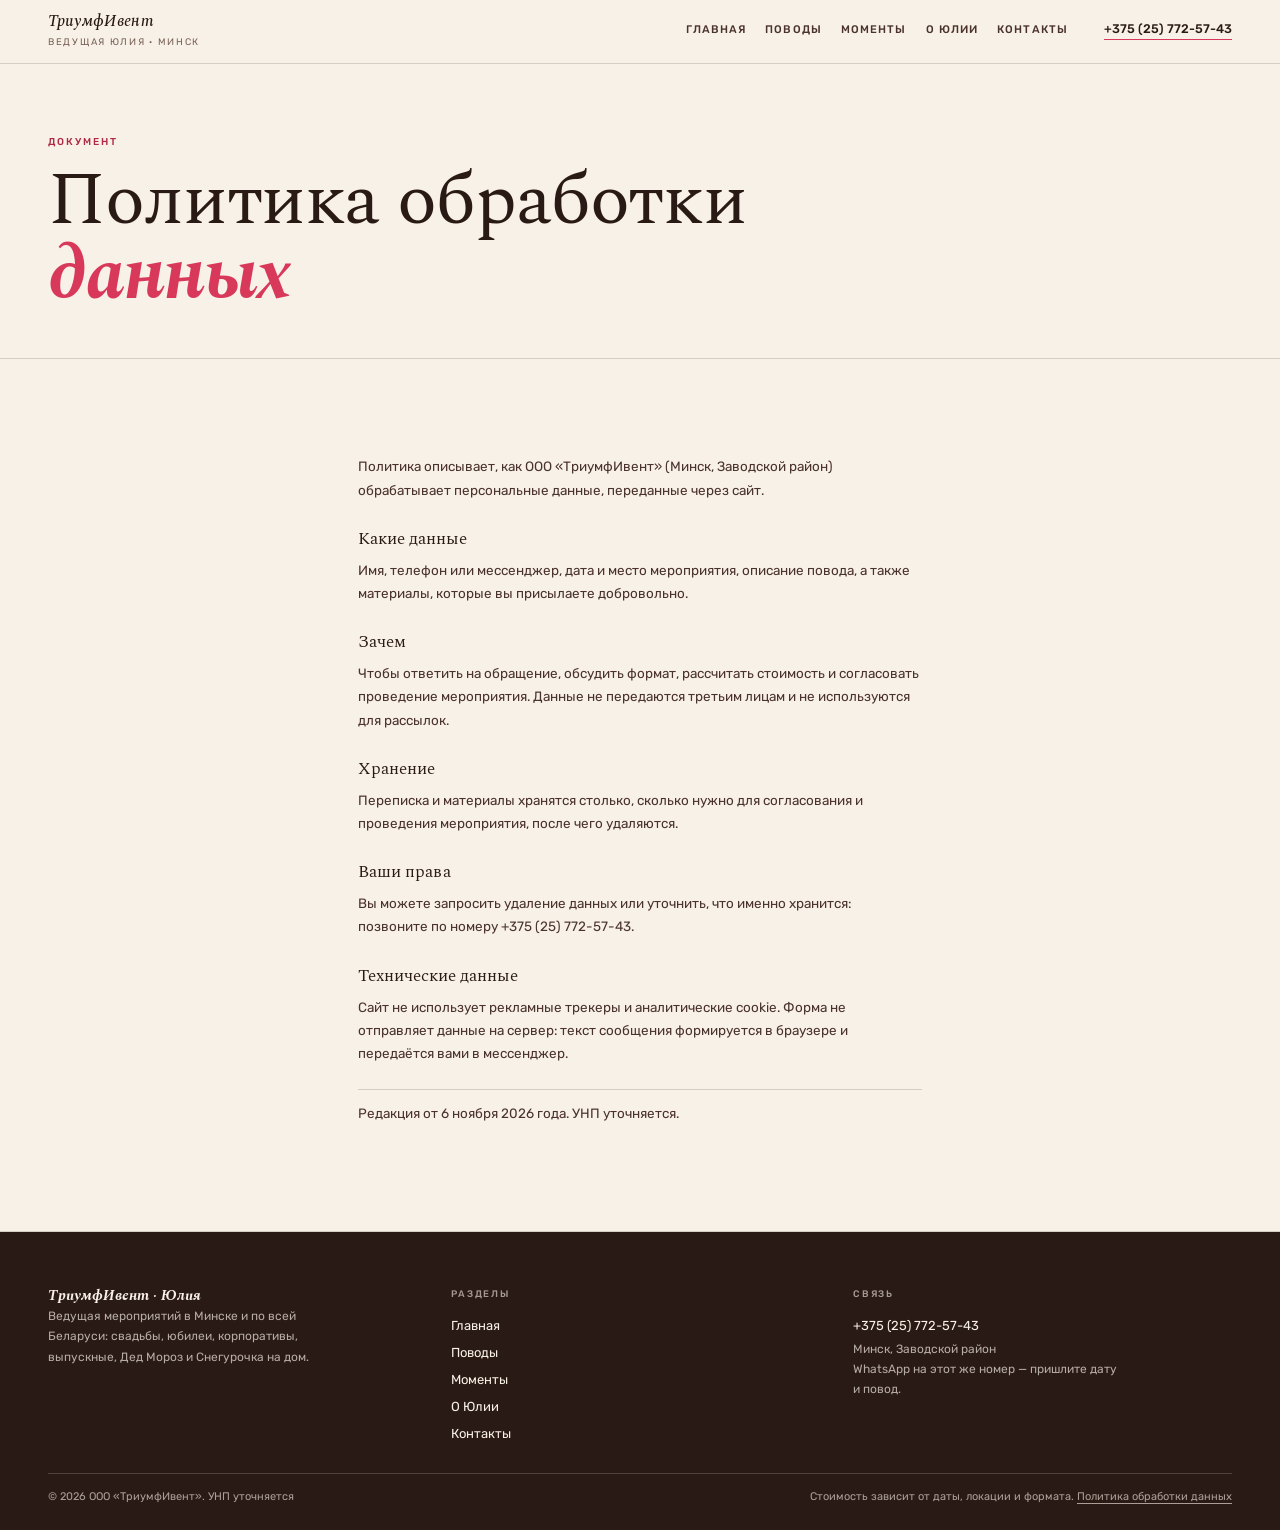
<file: politika.html>
<!doctype html>
<html lang="ru">
<head>
<meta charset="utf-8">
<meta name="viewport" content="width=device-width, initial-scale=1">
<title>Политика обработки персональных данных | ТриумфИвент</title>
<meta name="description" content="Как обрабатываются данные, переданные через сайт: цели, хранение, права.">
<link rel="canonical" href="https://romjjjke.github.io/triumf/politika.html">
<meta property="og:type" content="website">
<meta property="og:title" content="Политика обработки персональных данных | ТриумфИвент">
<meta property="og:description" content="Как обрабатываются данные, переданные через сайт: цели, хранение, права.">
<meta property="og:locale" content="ru_BY">
<meta property="og:url" content="https://romjjjke.github.io/triumf/politika.html">
<meta name="theme-color" content="#F8F1E7">
<link rel="icon" href="favicon.svg" type="image/svg+xml">
<link rel="preconnect" href="https://fonts.googleapis.com">
<link rel="preconnect" href="https://fonts.gstatic.com" crossorigin>
<link href="https://fonts.googleapis.com/css2?family=Spectral:ital,wght@0,500;1,700&family=Rubik:wght@400;500;700&display=swap" rel="stylesheet">
<style>[hidden]{display:none!important}
*{box-sizing:border-box}
html{-webkit-text-size-adjust:100%;scroll-behavior:smooth}
body{margin:0;background:#F8F1E7;color:#2A1A16;font:400 16.5px/1.62 "Rubik",Arial,sans-serif;-webkit-font-smoothing:antialiased}
img{display:block;max-width:100%;height:auto}
a{color:inherit;text-decoration:none}
h1,h2,h3,p,ul,ol,figure,dl,dd{margin:0}
ul,ol{padding:0;list-style:none}
button{font:inherit}
.head{position:sticky;top:0;z-index:60;background:#F8F1E7;border-bottom:1px solid rgba(42,26,22,.16)}
.head__row{display:flex;align-items:center;gap:18px;padding:13px clamp(15px,3.8vw,48px)}
.brand{font:500 16px/1 "Spectral",serif;font-style:italic;letter-spacing:.01em}
.brand small{display:block;font:400 9.5px/1.7 "Rubik",sans-serif;letter-spacing:.18em;text-transform:uppercase;color:#7A6157;margin-top:5px}
.nav{display:flex;gap:19px;margin-left:auto;font:500 11px/1 "Rubik",sans-serif;letter-spacing:.1em;text-transform:uppercase}
.head__tel{margin-left:18px;font:500 12.5px/1 "Rubik",sans-serif;border-bottom:1px solid #D8395A;padding-bottom:4px}
.burger{display:none;width:44px;height:38px;margin-left:auto;border:1px solid #2A1A16;background:transparent;cursor:pointer;padding:9px}
.burger span{display:block;height:1.5px;background:#2A1A16;margin:4px 0}
.btn{display:inline-flex;align-items:center;justify-content:center;gap:8px;padding:14px 22px;border:1px solid #2A1A16;background:transparent;color:#2A1A16;font:500 11px/1 "Rubik",sans-serif;letter-spacing:.13em;text-transform:uppercase;cursor:pointer;transition:.2s;border-radius:999px}
.btn--solid{background:#D8395A;border-color:#D8395A;color:#FFF6EC}
.wrap{padding-inline:clamp(15px,3.8vw,48px);max-width:1480px;margin:0 auto}
.drawer{position:fixed;inset:0;z-index:90;background:#2A1A16;color:#F8F1E7;overflow-y:auto;overscroll-behavior:contain}
.drawer__inner{padding:clamp(56px,9vw,82px) clamp(18px,5vw,56px) clamp(26px,5vw,46px);display:flex;flex-direction:column;gap:24px;min-height:100%}
.drawer__close{position:fixed;top:12px;right:12px;width:46px;height:46px;border:1px solid rgba(248,241,231,.45);background:transparent;color:#F8F1E7;font-size:24px;line-height:1;cursor:pointer;border-radius:999px}
.drawer__nav{display:flex;flex-direction:column}
.drawer__nav a{font:700 italic clamp(1.5rem,1rem + 2.6vw,2.4rem)/1.14 "Spectral",serif;padding:13px 0;border-bottom:1px solid rgba(248,241,231,.18)}
.drawer__meta{font:400 12.5px/1.8 "Rubik",sans-serif;color:rgba(248,241,231,.8);display:flex;flex-direction:column;gap:6px}
body.is-locked{overflow:hidden}
.foot{background:#2A1A16;color:#F8F1E7;padding:clamp(28px,4.5vw,54px) clamp(15px,3.8vw,48px) 24px}
.foot__grid{display:grid;grid-template-columns:repeat(3,minmax(0,1fr));gap:24px;max-width:1480px;margin:0 auto}
.foot__name{font:700 italic 15px/1.3 "Spectral",serif}
.foot__small{font-size:12px;line-height:1.7;color:rgba(248,241,231,.68);max-width:34ch}
.foot__h{font:500 9.5px/1.7 "Rubik",sans-serif;letter-spacing:.18em;text-transform:uppercase;color:rgba(248,241,231,.6);margin-bottom:9px}
.foot__col a{display:block;font-size:13px;padding:3px 0}
.foot__bottom{display:flex;flex-wrap:wrap;gap:12px;justify-content:space-between;margin-top:26px;padding-top:14px;border-top:1px solid rgba(248,241,231,.18);font-size:11px;line-height:1.7;color:rgba(248,241,231,.62);max-width:1480px;margin-inline:auto}
@media (max-width:1180px){.nav{display:none}.burger{display:block}}
@media (max-width:1024px){.foot__grid{grid-template-columns:1fr 1fr}}
@media (max-width:640px){.head__tel{display:none}.foot__grid{grid-template-columns:1fr}}
</style>
<link rel="stylesheet" href="assets/css/style.v1.css">
<script type="application/ld+json">{"@context": "https://schema.org", "@type": "LocalBusiness", "name": "ООО «ТриумфИвент» — ведущая Юлия", "description": "Ведущая мероприятий: свадьбы, выездные церемонии, юбилеи, корпоративы, выпускные, Дед Мороз и Снегурочка на дом. Минск, по всей Беларуси.", "telephone": "+375257725743", "address": {"@type": "PostalAddress", "addressLocality": "Минск", "addressRegion": "Заводской район", "addressCountry": "BY"}, "areaServed": {"@type": "Country", "name": "Беларусь"}, "url": "https://romjjjke.github.io/triumf/"}</script>
</head>
<body>
<header class="head">
  <div class="head__row">
    <a class="brand" href="index.html">ТриумфИвент<small>Ведущая Юлия · Минск</small></a>
    <nav class="nav" aria-label="Разделы"><a href="index.html">Главная</a><a href="uslugi.html">Поводы</a><a href="raboty.html">Моменты</a><a href="o-yulii.html">О Юлии</a><a href="kontakty.html">Контакты</a></nav>
    <a class="head__tel" href="tel:+375257725743">+375 (25) 772-57-43</a>
    <button class="burger" id="burger" type="button" aria-expanded="false" aria-controls="drawer" aria-label="Меню"><span></span><span></span><span></span></button>
  </div>
</header>

<section class="phead">
  <div class="wrap">
    <p class="eyebrow">Документ</p>
    <h1 class="h1">Политика обработки <em>данных</em></h1>
  </div>
</section>
<section class="textpage">
  <div class="wrap textpage__in">
    <p>Политика описывает, как ООО «ТриумфИвент» (Минск, Заводской район) обрабатывает персональные данные, переданные через сайт.</p>
    <h2>Какие данные</h2>
    <p>Имя, телефон или мессенджер, дата и место мероприятия, описание повода, а также материалы, которые вы присылаете добровольно.</p>
    <h2>Зачем</h2>
    <p>Чтобы ответить на обращение, обсудить формат, рассчитать стоимость и согласовать проведение мероприятия. Данные не передаются третьим лицам и не используются для рассылок.</p>
    <h2>Хранение</h2>
    <p>Переписка и материалы хранятся столько, сколько нужно для согласования и проведения мероприятия, после чего удаляются.</p>
    <h2>Ваши права</h2>
    <p>Вы можете запросить удаление данных или уточнить, что именно хранится: позвоните по номеру +375 (25) 772-57-43.</p>
    <h2>Технические данные</h2>
    <p>Сайт не использует рекламные трекеры и аналитические cookie. Форма не отправляет данные на сервер: текст сообщения формируется в браузере и передаётся вами в мессенджер.</p>
    <p class="textpage__date">Редакция от 6 ноября 2026 года. УНП уточняется.</p>
  </div>
</section>
</main>
<footer class="foot">
  <div class="foot__grid">
    <div class="foot__col">
      <p class="foot__name">ТриумфИвент · Юлия</p>
      <p class="foot__small">Ведущая мероприятий в Минске и по всей Беларуси: свадьбы, юбилеи, корпоративы, выпускные, Дед Мороз и Снегурочка на дом.</p>
    </div>
    <div class="foot__col">
      <p class="foot__h">Разделы</p>
      <a href="index.html">Главная</a><a href="uslugi.html">Поводы</a><a href="raboty.html">Моменты</a><a href="o-yulii.html">О Юлии</a><a href="kontakty.html">Контакты</a>
    </div>
    <div class="foot__col">
      <p class="foot__h">Связь</p>
      <a href="tel:+375257725743">+375 (25) 772-57-43</a>
      <p class="foot__small">Минск, Заводской район</p>
      <p class="foot__small">WhatsApp на этот же номер — пришлите дату и повод.</p>
    </div>
  </div>
  <div class="foot__bottom">
    <p>© <span id="year">2026</span> ООО «ТриумфИвент». УНП уточняется</p>
    <p>Стоимость зависит от даты, локации и формата. <a href="politika.html">Политика обработки данных</a></p>
  </div>
</footer>
<div class="drawer" id="drawer" hidden>
  <div class="drawer__inner">
    <button class="drawer__close" type="button" id="drawer-close" aria-label="Закрыть меню">×</button>
    <nav class="drawer__nav" aria-label="Мобильная навигация"><a href="index.html">Главная</a><a href="uslugi.html">Поводы</a><a href="raboty.html">Моменты</a><a href="o-yulii.html">О Юлии</a><a href="kontakty.html">Контакты</a></nav>
    <div class="drawer__meta">
      <a href="tel:+375257725743">+375 (25) 772-57-43</a>
      <p>Минск, Заводской район</p>
      <p>Свадьбы, юбилеи, корпоративы, выпускные. Работаю по всей Беларуси.</p>
    </div>
  </div>
</div>
<script src="assets/js/main.v1.js" defer></script>
</body>
</html>
</file>
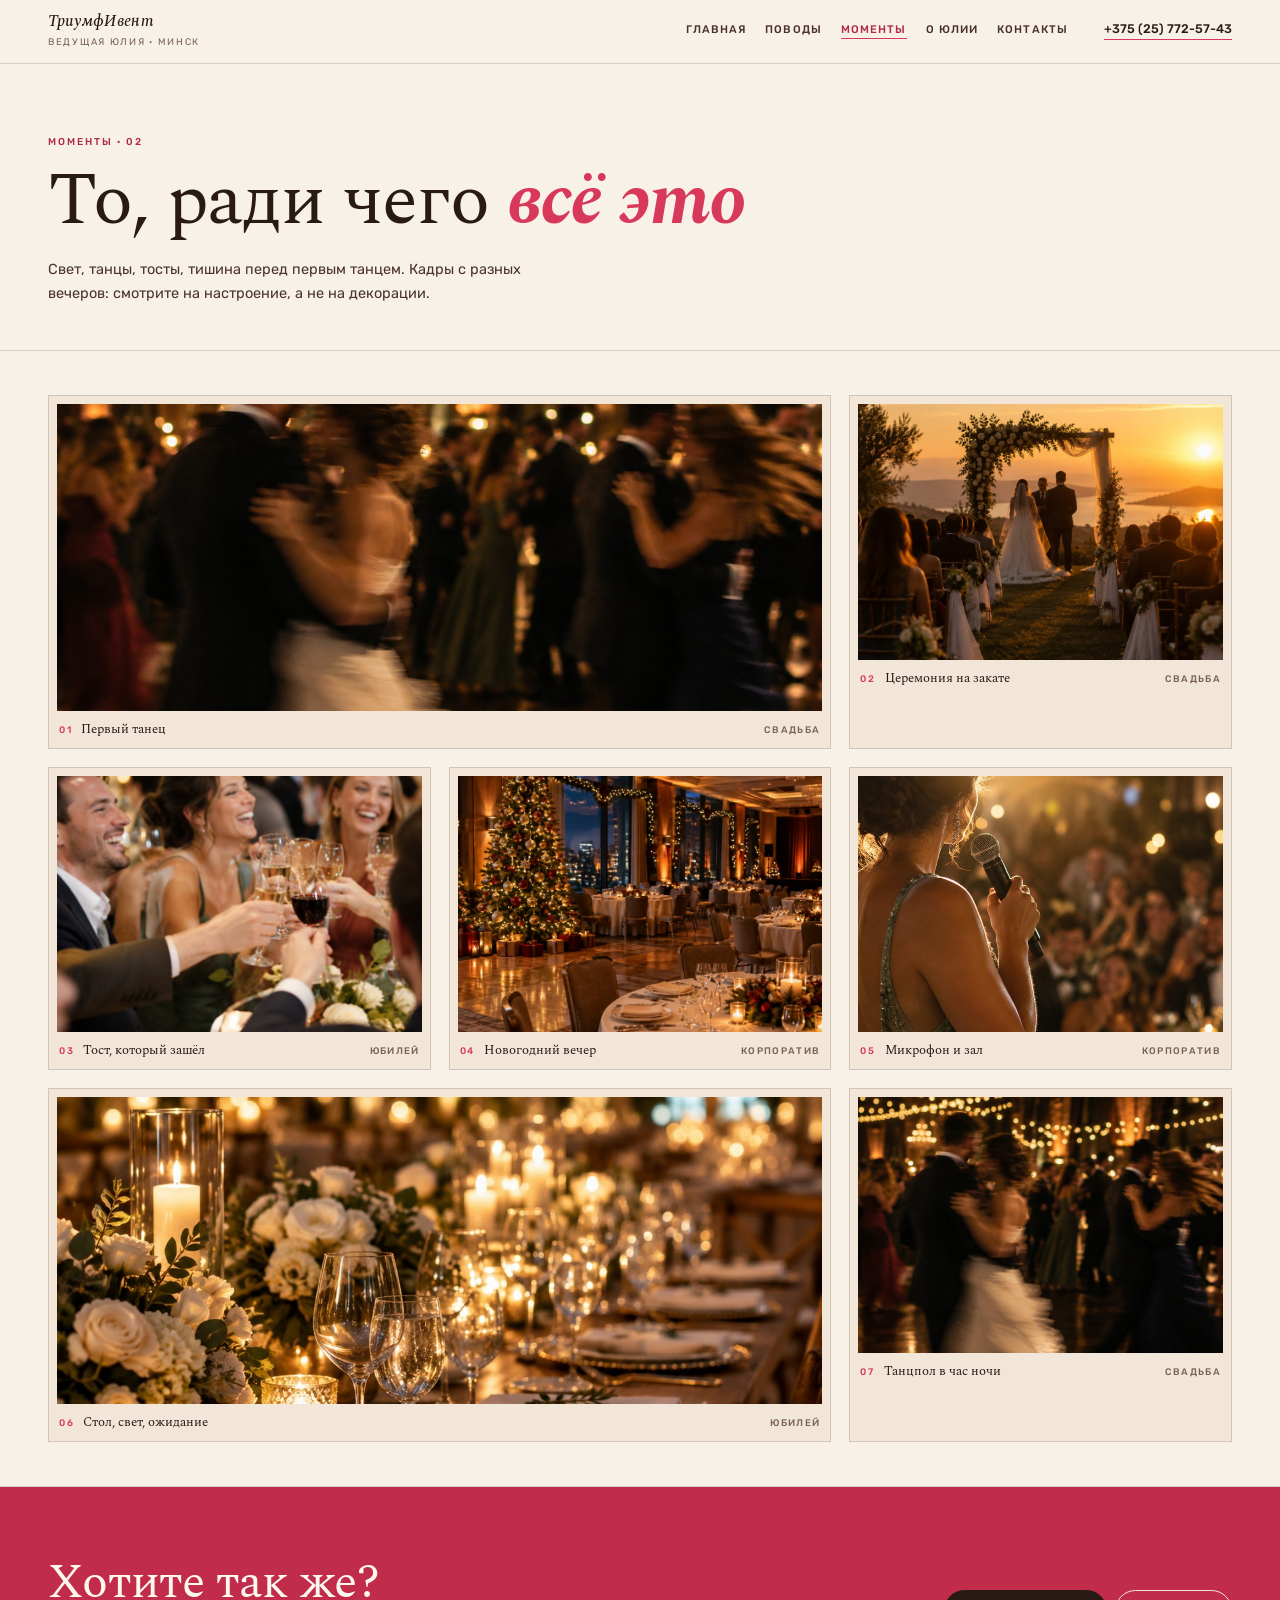
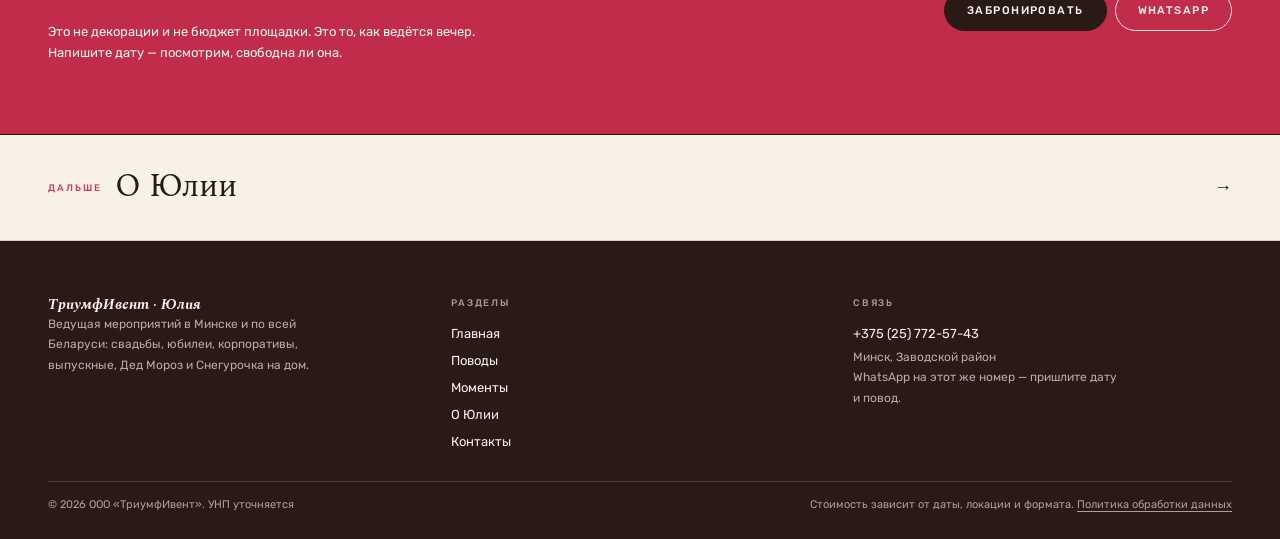
<file: raboty.html>
<!doctype html>
<html lang="ru">
<head>
<meta charset="utf-8">
<meta name="viewport" content="width=device-width, initial-scale=1">
<title>Моменты с мероприятий | ТриумфИвент, ведущая Юлия</title>
<meta name="description" content="Кадры с вечеров: первый танец, выездная церемония, тосты, новогодний корпоратив, танцпол.">
<link rel="canonical" href="https://romjjjke.github.io/triumf/raboty.html">
<meta property="og:type" content="website">
<meta property="og:title" content="Моменты с мероприятий | ТриумфИвент, ведущая Юлия">
<meta property="og:description" content="Кадры с вечеров: первый танец, выездная церемония, тосты, новогодний корпоратив, танцпол.">
<meta property="og:locale" content="ru_BY">
<meta property="og:url" content="https://romjjjke.github.io/triumf/raboty.html">
<meta name="theme-color" content="#F8F1E7">
<link rel="icon" href="favicon.svg" type="image/svg+xml">
<link rel="preconnect" href="https://fonts.googleapis.com">
<link rel="preconnect" href="https://fonts.gstatic.com" crossorigin>
<link href="https://fonts.googleapis.com/css2?family=Spectral:ital,wght@0,500;1,700&family=Rubik:wght@400;500;700&display=swap" rel="stylesheet">
<style>[hidden]{display:none!important}
*{box-sizing:border-box}
html{-webkit-text-size-adjust:100%;scroll-behavior:smooth}
body{margin:0;background:#F8F1E7;color:#2A1A16;font:400 16.5px/1.62 "Rubik",Arial,sans-serif;-webkit-font-smoothing:antialiased}
img{display:block;max-width:100%;height:auto}
a{color:inherit;text-decoration:none}
h1,h2,h3,p,ul,ol,figure,dl,dd{margin:0}
ul,ol{padding:0;list-style:none}
button{font:inherit}
.head{position:sticky;top:0;z-index:60;background:#F8F1E7;border-bottom:1px solid rgba(42,26,22,.16)}
.head__row{display:flex;align-items:center;gap:18px;padding:13px clamp(15px,3.8vw,48px)}
.brand{font:500 16px/1 "Spectral",serif;font-style:italic;letter-spacing:.01em}
.brand small{display:block;font:400 9.5px/1.7 "Rubik",sans-serif;letter-spacing:.18em;text-transform:uppercase;color:#7A6157;margin-top:5px}
.nav{display:flex;gap:19px;margin-left:auto;font:500 11px/1 "Rubik",sans-serif;letter-spacing:.1em;text-transform:uppercase}
.head__tel{margin-left:18px;font:500 12.5px/1 "Rubik",sans-serif;border-bottom:1px solid #D8395A;padding-bottom:4px}
.burger{display:none;width:44px;height:38px;margin-left:auto;border:1px solid #2A1A16;background:transparent;cursor:pointer;padding:9px}
.burger span{display:block;height:1.5px;background:#2A1A16;margin:4px 0}
.btn{display:inline-flex;align-items:center;justify-content:center;gap:8px;padding:14px 22px;border:1px solid #2A1A16;background:transparent;color:#2A1A16;font:500 11px/1 "Rubik",sans-serif;letter-spacing:.13em;text-transform:uppercase;cursor:pointer;transition:.2s;border-radius:999px}
.btn--solid{background:#D8395A;border-color:#D8395A;color:#FFF6EC}
.wrap{padding-inline:clamp(15px,3.8vw,48px);max-width:1480px;margin:0 auto}
.drawer{position:fixed;inset:0;z-index:90;background:#2A1A16;color:#F8F1E7;overflow-y:auto;overscroll-behavior:contain}
.drawer__inner{padding:clamp(56px,9vw,82px) clamp(18px,5vw,56px) clamp(26px,5vw,46px);display:flex;flex-direction:column;gap:24px;min-height:100%}
.drawer__close{position:fixed;top:12px;right:12px;width:46px;height:46px;border:1px solid rgba(248,241,231,.45);background:transparent;color:#F8F1E7;font-size:24px;line-height:1;cursor:pointer;border-radius:999px}
.drawer__nav{display:flex;flex-direction:column}
.drawer__nav a{font:700 italic clamp(1.5rem,1rem + 2.6vw,2.4rem)/1.14 "Spectral",serif;padding:13px 0;border-bottom:1px solid rgba(248,241,231,.18)}
.drawer__meta{font:400 12.5px/1.8 "Rubik",sans-serif;color:rgba(248,241,231,.8);display:flex;flex-direction:column;gap:6px}
body.is-locked{overflow:hidden}
.foot{background:#2A1A16;color:#F8F1E7;padding:clamp(28px,4.5vw,54px) clamp(15px,3.8vw,48px) 24px}
.foot__grid{display:grid;grid-template-columns:repeat(3,minmax(0,1fr));gap:24px;max-width:1480px;margin:0 auto}
.foot__name{font:700 italic 15px/1.3 "Spectral",serif}
.foot__small{font-size:12px;line-height:1.7;color:rgba(248,241,231,.68);max-width:34ch}
.foot__h{font:500 9.5px/1.7 "Rubik",sans-serif;letter-spacing:.18em;text-transform:uppercase;color:rgba(248,241,231,.6);margin-bottom:9px}
.foot__col a{display:block;font-size:13px;padding:3px 0}
.foot__bottom{display:flex;flex-wrap:wrap;gap:12px;justify-content:space-between;margin-top:26px;padding-top:14px;border-top:1px solid rgba(248,241,231,.18);font-size:11px;line-height:1.7;color:rgba(248,241,231,.62);max-width:1480px;margin-inline:auto}
@media (max-width:1180px){.nav{display:none}.burger{display:block}}
@media (max-width:1024px){.foot__grid{grid-template-columns:1fr 1fr}}
@media (max-width:640px){.head__tel{display:none}.foot__grid{grid-template-columns:1fr}}
</style>
<link rel="stylesheet" href="assets/css/style.v1.css">
<script type="application/ld+json">{"@context": "https://schema.org", "@type": "LocalBusiness", "name": "ООО «ТриумфИвент» — ведущая Юлия", "description": "Ведущая мероприятий: свадьбы, выездные церемонии, юбилеи, корпоративы, выпускные, Дед Мороз и Снегурочка на дом. Минск, по всей Беларуси.", "telephone": "+375257725743", "address": {"@type": "PostalAddress", "addressLocality": "Минск", "addressRegion": "Заводской район", "addressCountry": "BY"}, "areaServed": {"@type": "Country", "name": "Беларусь"}, "url": "https://romjjjke.github.io/triumf/"}</script>
</head>
<body>
<header class="head">
  <div class="head__row">
    <a class="brand" href="index.html">ТриумфИвент<small>Ведущая Юлия · Минск</small></a>
    <nav class="nav" aria-label="Разделы"><a href="index.html">Главная</a><a href="uslugi.html">Поводы</a><a href="raboty.html" aria-current="page">Моменты</a><a href="o-yulii.html">О Юлии</a><a href="kontakty.html">Контакты</a></nav>
    <a class="head__tel" href="tel:+375257725743">+375 (25) 772-57-43</a>
    <button class="burger" id="burger" type="button" aria-expanded="false" aria-controls="drawer" aria-label="Меню"><span></span><span></span><span></span></button>
  </div>
</header>

<section class="phead">
  <div class="wrap">
    <p class="eyebrow">Моменты · 02</p>
    <h1 class="h1">То, ради чего <em>всё это</em></h1>
    <p class="phead__lead">Свет, танцы, тосты, тишина перед первым танцем. Кадры с разных вечеров: смотрите на настроение, а не на декорации.</p>
  </div>
</section>

<section class="contactsheet">
  <div class="wrap">
    <figure class="frame frame--wide" data-cat="wedding">
      <img src="assets/img/dance-wide.jpg" alt="Танцы на свадебном вечере" width="1300" height="650" loading="lazy">
      <figcaption><span class="frame__n">01</span><b>Первый танец</b><i>свадьба</i></figcaption>
    </figure>
    <figure class="frame" data-cat="wedding">
      <img src="assets/img/ceremony.jpg" alt="Выездная церемония" width="1000" height="714" loading="lazy">
      <figcaption><span class="frame__n">02</span><b>Церемония на закате</b><i>свадьба</i></figcaption>
    </figure>
    <figure class="frame" data-cat="jubilee">
      <img src="assets/img/guests.jpg" alt="Тосты и смех гостей" width="860" height="781" loading="lazy">
      <figcaption><span class="frame__n">03</span><b>Тост, который зашёл</b><i>юбилей</i></figcaption>
    </figure>
    <figure class="frame" data-cat="corporate">
      <img src="assets/img/newyear.jpg" alt="Новогодний зал" width="860" height="781" loading="lazy">
      <figcaption><span class="frame__n">04</span><b>Новогодний вечер</b><i>корпоратив</i></figcaption>
    </figure>
    <figure class="frame" data-cat="corporate">
      <img src="assets/img/host.jpg" alt="Ведущая с микрофоном" width="720" height="878" loading="lazy">
      <figcaption><span class="frame__n">05</span><b>Микрофон и зал</b><i>корпоратив</i></figcaption>
    </figure>
    <figure class="frame frame--wide" data-cat="jubilee">
      <img src="assets/img/table.jpg" alt="Сервированный стол" width="1240" height="826" loading="lazy">
      <figcaption><span class="frame__n">06</span><b>Стол, свет, ожидание</b><i>юбилей</i></figcaption>
    </figure>
    <figure class="frame" data-cat="wedding">
      <img src="assets/img/dance.jpg" alt="Танцпол" width="860" height="781" loading="lazy">
      <figcaption><span class="frame__n">07</span><b>Танцпол в час ночи</b><i>свадьба</i></figcaption>
    </figure>
  </div>
</section>

<section class="cta">
  <div class="wrap cta__in">
    <div>
      <h2 class="cta__h">Хотите так же?</h2>
      <p class="cta__text">Это не декорации и не бюджет площадки. Это то, как ведётся вечер. Напишите дату — посмотрим, свободна ли она.</p>
    </div>
    <div class="cta__actions">
      <a class="btn btn--solid" href="kontakty.html">Забронировать</a>
      <a class="btn" href="https://wa.me/375257725743" target="_blank" rel="noopener">WhatsApp</a>
    </div>
  </div>
</section>
  <section class="next">
    <a class="next__link" href="o-yulii.html">
      <span class="next__label">Дальше</span>
      <span class="next__title">О Юлии</span>
      <span class="next__arrow" aria-hidden="true">→</span>
    </a>
  </section>
</main>
<footer class="foot">
  <div class="foot__grid">
    <div class="foot__col">
      <p class="foot__name">ТриумфИвент · Юлия</p>
      <p class="foot__small">Ведущая мероприятий в Минске и по всей Беларуси: свадьбы, юбилеи, корпоративы, выпускные, Дед Мороз и Снегурочка на дом.</p>
    </div>
    <div class="foot__col">
      <p class="foot__h">Разделы</p>
      <a href="index.html">Главная</a><a href="uslugi.html">Поводы</a><a href="raboty.html">Моменты</a><a href="o-yulii.html">О Юлии</a><a href="kontakty.html">Контакты</a>
    </div>
    <div class="foot__col">
      <p class="foot__h">Связь</p>
      <a href="tel:+375257725743">+375 (25) 772-57-43</a>
      <p class="foot__small">Минск, Заводской район</p>
      <p class="foot__small">WhatsApp на этот же номер — пришлите дату и повод.</p>
    </div>
  </div>
  <div class="foot__bottom">
    <p>© <span id="year">2026</span> ООО «ТриумфИвент». УНП уточняется</p>
    <p>Стоимость зависит от даты, локации и формата. <a href="politika.html">Политика обработки данных</a></p>
  </div>
</footer>
<div class="drawer" id="drawer" hidden>
  <div class="drawer__inner">
    <button class="drawer__close" type="button" id="drawer-close" aria-label="Закрыть меню">×</button>
    <nav class="drawer__nav" aria-label="Мобильная навигация"><a href="index.html">Главная</a><a href="uslugi.html">Поводы</a><a href="raboty.html" aria-current="page">Моменты</a><a href="o-yulii.html">О Юлии</a><a href="kontakty.html">Контакты</a></nav>
    <div class="drawer__meta">
      <a href="tel:+375257725743">+375 (25) 772-57-43</a>
      <p>Минск, Заводской район</p>
      <p>Свадьбы, юбилеи, корпоративы, выпускные. Работаю по всей Беларуси.</p>
    </div>
  </div>
</div>
<script src="assets/js/main.v1.js" defer></script>
</body>
</html>
</file>
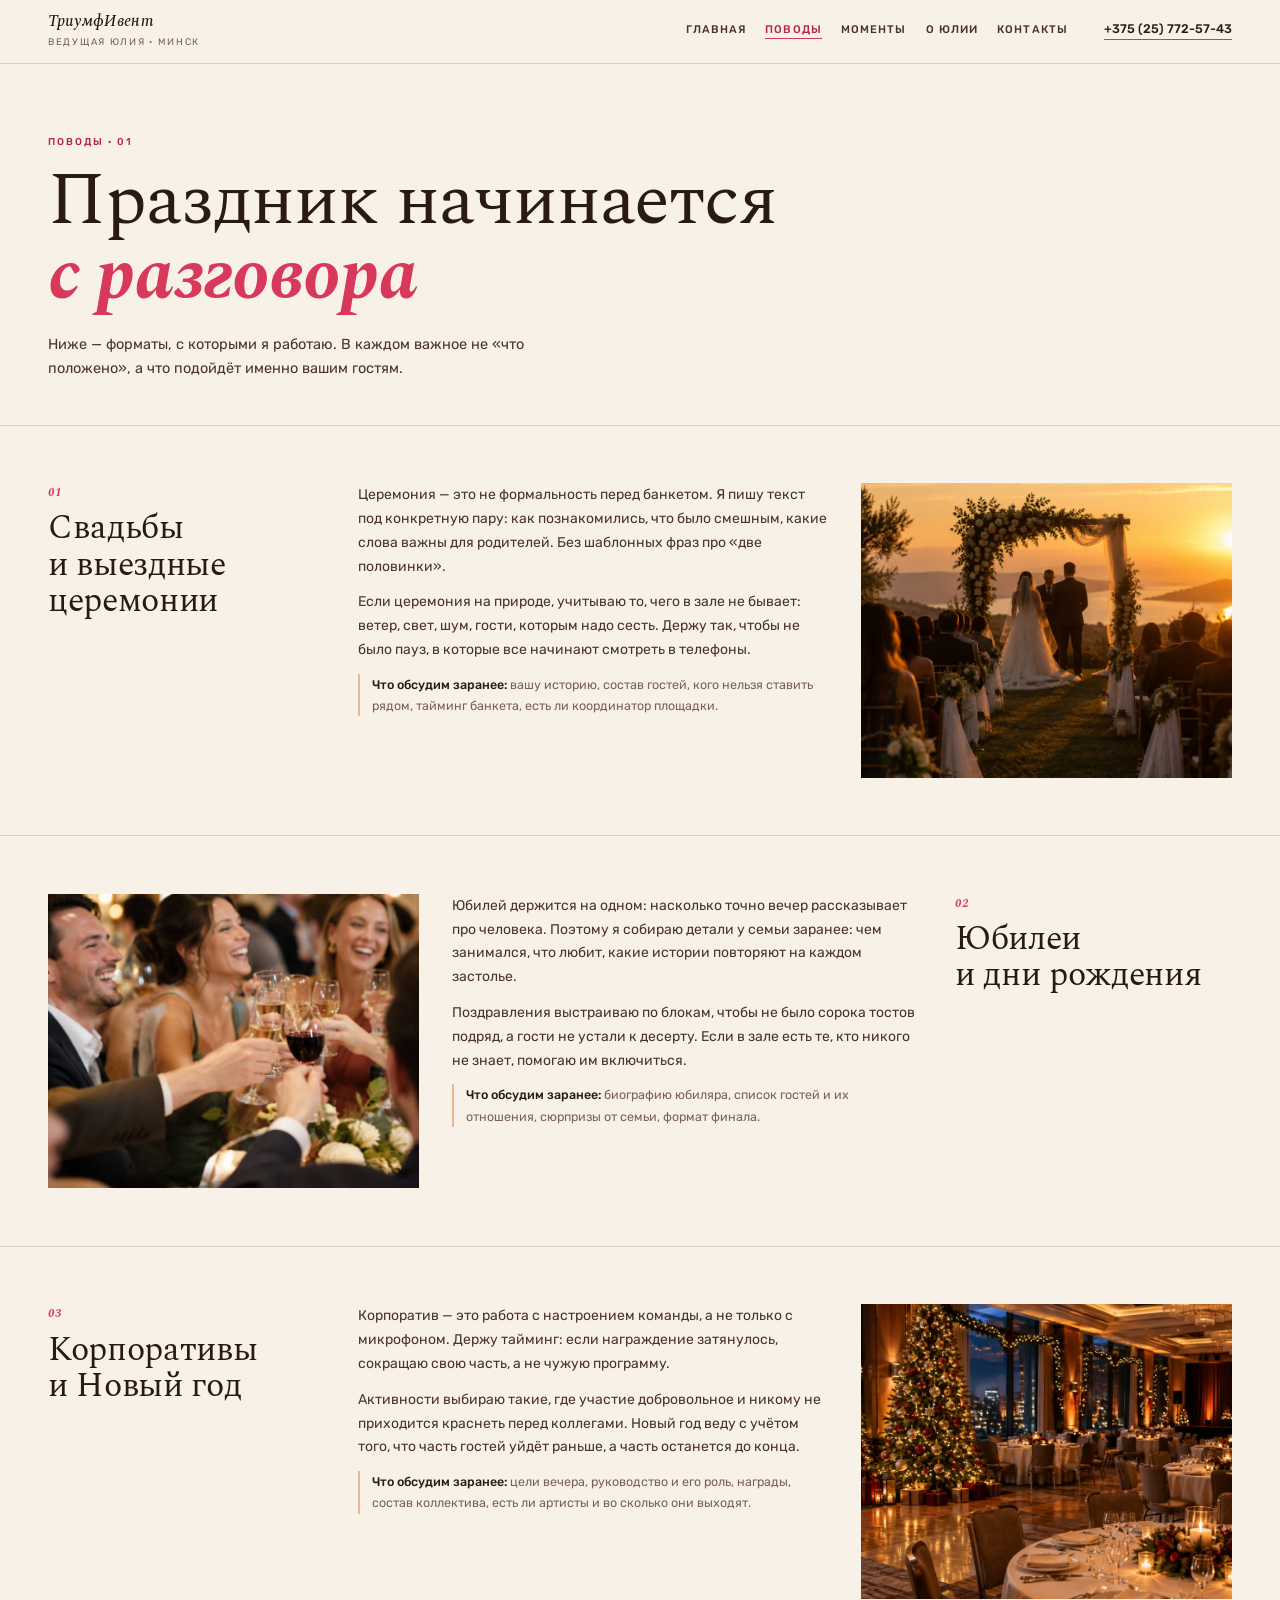
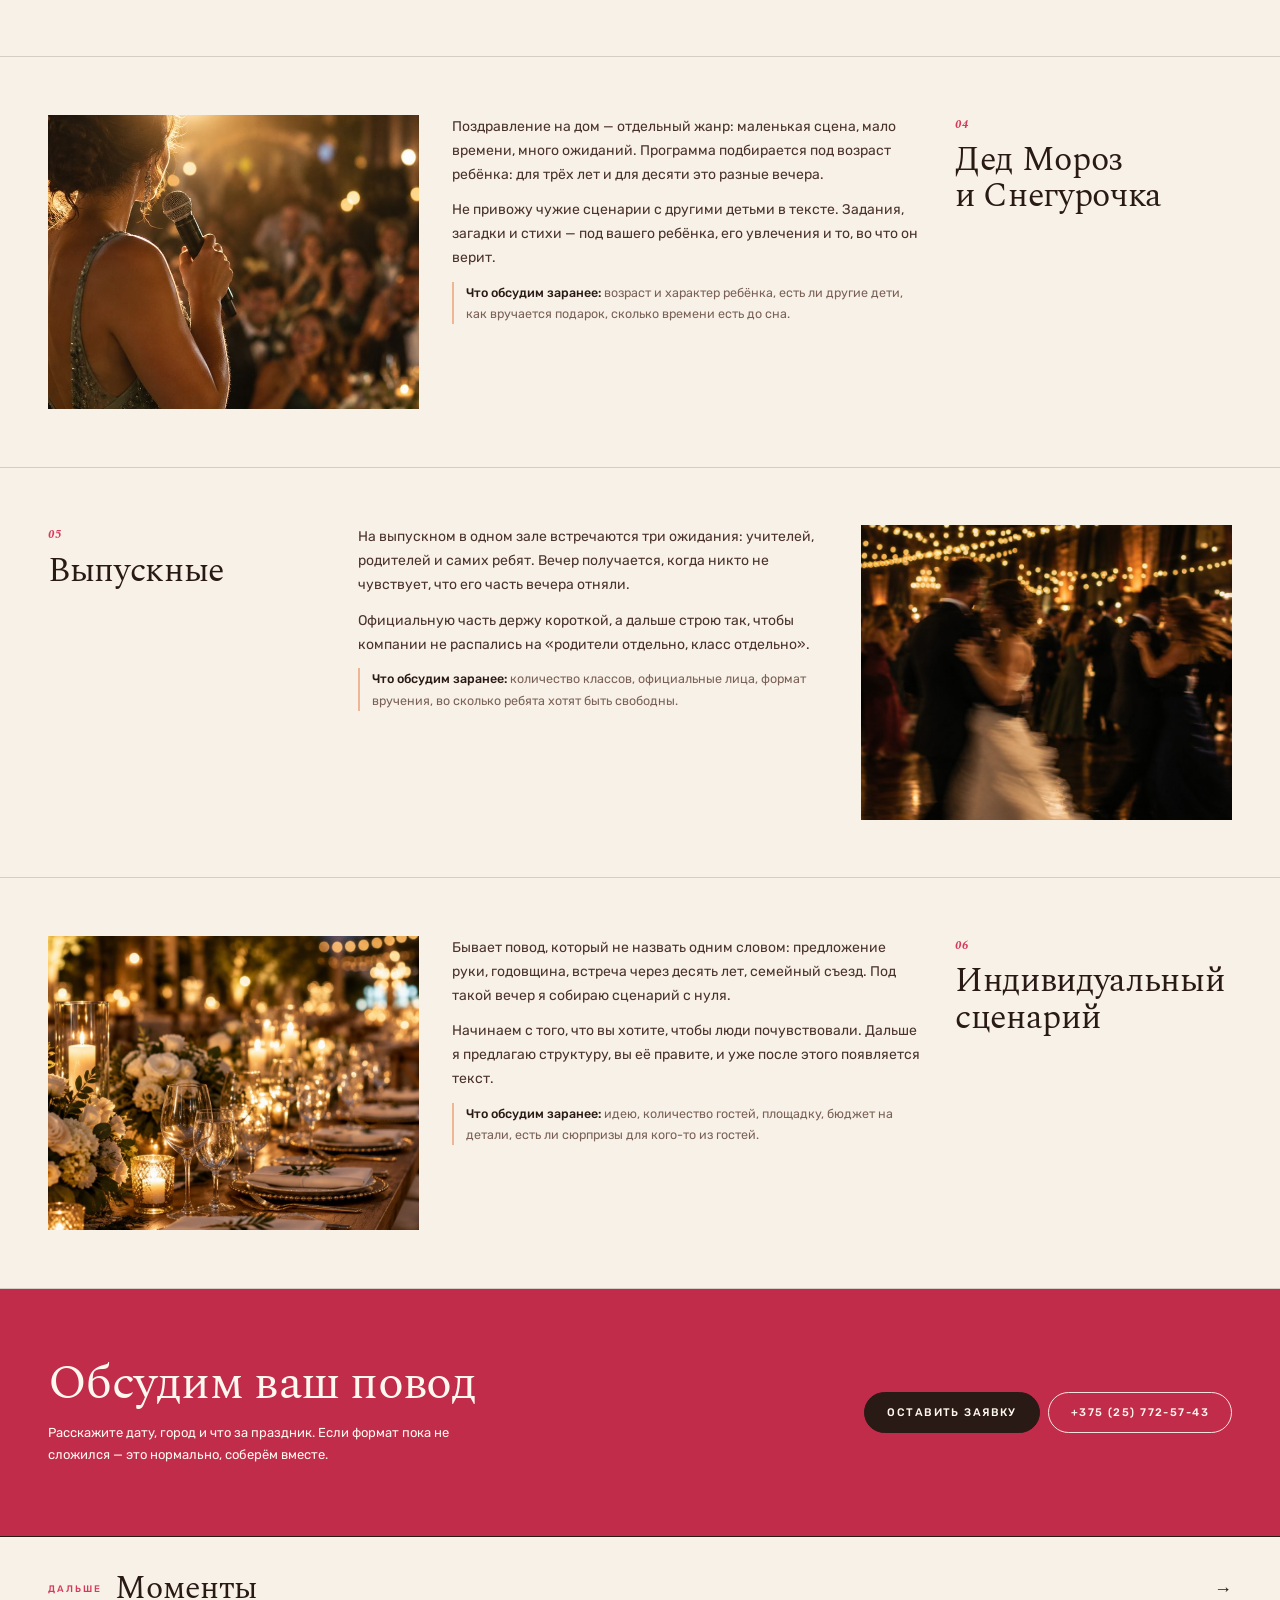
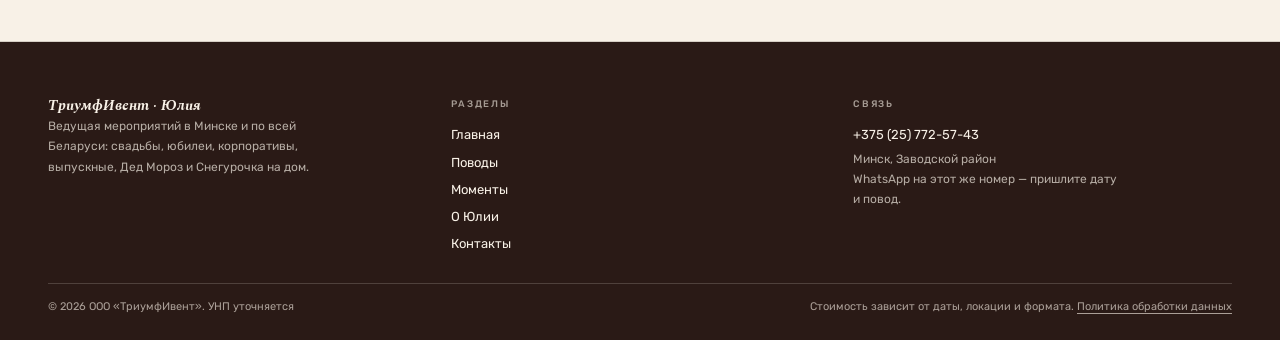
<file: uslugi.html>
<!doctype html>
<html lang="ru">
<head>
<meta charset="utf-8">
<meta name="viewport" content="width=device-width, initial-scale=1">
<title>Поводы: свадьбы, юбилеи, корпоративы, выпускные | ТриумфИвент</title>
<meta name="description" content="Форматы мероприятий: свадьбы и выездные церемонии, юбилеи и дни рождения, корпоративы и Новый год, Дед Мороз и Снегурочка на дом, выпускные, индивидуальный сценарий.">
<link rel="canonical" href="https://romjjjke.github.io/triumf/uslugi.html">
<meta property="og:type" content="website">
<meta property="og:title" content="Поводы: свадьбы, юбилеи, корпоративы, выпускные | ТриумфИвент">
<meta property="og:description" content="Форматы мероприятий: свадьбы и выездные церемонии, юбилеи и дни рождения, корпоративы и Новый год, Дед Мороз и Снегурочка на дом, выпускные, индивидуальный сценарий.">
<meta property="og:locale" content="ru_BY">
<meta property="og:url" content="https://romjjjke.github.io/triumf/uslugi.html">
<meta name="theme-color" content="#F8F1E7">
<link rel="icon" href="favicon.svg" type="image/svg+xml">
<link rel="preconnect" href="https://fonts.googleapis.com">
<link rel="preconnect" href="https://fonts.gstatic.com" crossorigin>
<link href="https://fonts.googleapis.com/css2?family=Spectral:ital,wght@0,500;1,700&family=Rubik:wght@400;500;700&display=swap" rel="stylesheet">
<style>[hidden]{display:none!important}
*{box-sizing:border-box}
html{-webkit-text-size-adjust:100%;scroll-behavior:smooth}
body{margin:0;background:#F8F1E7;color:#2A1A16;font:400 16.5px/1.62 "Rubik",Arial,sans-serif;-webkit-font-smoothing:antialiased}
img{display:block;max-width:100%;height:auto}
a{color:inherit;text-decoration:none}
h1,h2,h3,p,ul,ol,figure,dl,dd{margin:0}
ul,ol{padding:0;list-style:none}
button{font:inherit}
.head{position:sticky;top:0;z-index:60;background:#F8F1E7;border-bottom:1px solid rgba(42,26,22,.16)}
.head__row{display:flex;align-items:center;gap:18px;padding:13px clamp(15px,3.8vw,48px)}
.brand{font:500 16px/1 "Spectral",serif;font-style:italic;letter-spacing:.01em}
.brand small{display:block;font:400 9.5px/1.7 "Rubik",sans-serif;letter-spacing:.18em;text-transform:uppercase;color:#7A6157;margin-top:5px}
.nav{display:flex;gap:19px;margin-left:auto;font:500 11px/1 "Rubik",sans-serif;letter-spacing:.1em;text-transform:uppercase}
.head__tel{margin-left:18px;font:500 12.5px/1 "Rubik",sans-serif;border-bottom:1px solid #D8395A;padding-bottom:4px}
.burger{display:none;width:44px;height:38px;margin-left:auto;border:1px solid #2A1A16;background:transparent;cursor:pointer;padding:9px}
.burger span{display:block;height:1.5px;background:#2A1A16;margin:4px 0}
.btn{display:inline-flex;align-items:center;justify-content:center;gap:8px;padding:14px 22px;border:1px solid #2A1A16;background:transparent;color:#2A1A16;font:500 11px/1 "Rubik",sans-serif;letter-spacing:.13em;text-transform:uppercase;cursor:pointer;transition:.2s;border-radius:999px}
.btn--solid{background:#D8395A;border-color:#D8395A;color:#FFF6EC}
.wrap{padding-inline:clamp(15px,3.8vw,48px);max-width:1480px;margin:0 auto}
.drawer{position:fixed;inset:0;z-index:90;background:#2A1A16;color:#F8F1E7;overflow-y:auto;overscroll-behavior:contain}
.drawer__inner{padding:clamp(56px,9vw,82px) clamp(18px,5vw,56px) clamp(26px,5vw,46px);display:flex;flex-direction:column;gap:24px;min-height:100%}
.drawer__close{position:fixed;top:12px;right:12px;width:46px;height:46px;border:1px solid rgba(248,241,231,.45);background:transparent;color:#F8F1E7;font-size:24px;line-height:1;cursor:pointer;border-radius:999px}
.drawer__nav{display:flex;flex-direction:column}
.drawer__nav a{font:700 italic clamp(1.5rem,1rem + 2.6vw,2.4rem)/1.14 "Spectral",serif;padding:13px 0;border-bottom:1px solid rgba(248,241,231,.18)}
.drawer__meta{font:400 12.5px/1.8 "Rubik",sans-serif;color:rgba(248,241,231,.8);display:flex;flex-direction:column;gap:6px}
body.is-locked{overflow:hidden}
.foot{background:#2A1A16;color:#F8F1E7;padding:clamp(28px,4.5vw,54px) clamp(15px,3.8vw,48px) 24px}
.foot__grid{display:grid;grid-template-columns:repeat(3,minmax(0,1fr));gap:24px;max-width:1480px;margin:0 auto}
.foot__name{font:700 italic 15px/1.3 "Spectral",serif}
.foot__small{font-size:12px;line-height:1.7;color:rgba(248,241,231,.68);max-width:34ch}
.foot__h{font:500 9.5px/1.7 "Rubik",sans-serif;letter-spacing:.18em;text-transform:uppercase;color:rgba(248,241,231,.6);margin-bottom:9px}
.foot__col a{display:block;font-size:13px;padding:3px 0}
.foot__bottom{display:flex;flex-wrap:wrap;gap:12px;justify-content:space-between;margin-top:26px;padding-top:14px;border-top:1px solid rgba(248,241,231,.18);font-size:11px;line-height:1.7;color:rgba(248,241,231,.62);max-width:1480px;margin-inline:auto}
@media (max-width:1180px){.nav{display:none}.burger{display:block}}
@media (max-width:1024px){.foot__grid{grid-template-columns:1fr 1fr}}
@media (max-width:640px){.head__tel{display:none}.foot__grid{grid-template-columns:1fr}}
</style>
<link rel="stylesheet" href="assets/css/style.v1.css">
<script type="application/ld+json">{"@context": "https://schema.org", "@type": "LocalBusiness", "name": "ООО «ТриумфИвент» — ведущая Юлия", "description": "Ведущая мероприятий: свадьбы, выездные церемонии, юбилеи, корпоративы, выпускные, Дед Мороз и Снегурочка на дом. Минск, по всей Беларуси.", "telephone": "+375257725743", "address": {"@type": "PostalAddress", "addressLocality": "Минск", "addressRegion": "Заводской район", "addressCountry": "BY"}, "areaServed": {"@type": "Country", "name": "Беларусь"}, "url": "https://romjjjke.github.io/triumf/"}</script>
</head>
<body>
<header class="head">
  <div class="head__row">
    <a class="brand" href="index.html">ТриумфИвент<small>Ведущая Юлия · Минск</small></a>
    <nav class="nav" aria-label="Разделы"><a href="index.html">Главная</a><a href="uslugi.html" aria-current="page">Поводы</a><a href="raboty.html">Моменты</a><a href="o-yulii.html">О Юлии</a><a href="kontakty.html">Контакты</a></nav>
    <a class="head__tel" href="tel:+375257725743">+375 (25) 772-57-43</a>
    <button class="burger" id="burger" type="button" aria-expanded="false" aria-controls="drawer" aria-label="Меню"><span></span><span></span><span></span></button>
  </div>
</header>

<section class="phead">
  <div class="wrap">
    <p class="eyebrow">Поводы · 01</p>
    <h1 class="h1">Праздник начинается <em>с разговора</em></h1>
    <p class="phead__lead">Ниже — форматы, с которыми я работаю. В каждом важное не «что положено», а что подойдёт именно вашим гостям.</p>
  </div>
</section>

<section class="one" id="wedding">
  <div class="wrap one__grid">
    <div class="one__side"><p class="one__n">01</p><h2 class="h2">Свадьбы<br>и выездные церемонии</h2></div>
    <div class="one__body">
      <p>Церемония — это не формальность перед банкетом. Я пишу текст под конкретную пару: как познакомились, что было смешным, какие слова важны для родителей. Без шаблонных фраз про «две половинки».</p>
      <p>Если церемония на природе, учитываю то, чего в зале не бывает: ветер, свет, шум, гости, которым надо сесть. Держу так, чтобы не было пауз, в которые все начинают смотреть в телефоны.</p>
      <p class="one__note"><b>Что обсудим заранее:</b> вашу историю, состав гостей, кого нельзя ставить рядом, тайминг банкета, есть ли координатор площадки.</p>
    </div>
    <figure class="one__fig"><img src="assets/img/ceremony.jpg" alt="Выездная свадебная церемония" width="1000" height="714" loading="lazy"></figure>
  </div>
</section>

<section class="one one--flip" id="jubilee">
  <div class="wrap one__grid">
    <div class="one__side"><p class="one__n">02</p><h2 class="h2">Юбилеи<br>и дни рождения</h2></div>
    <div class="one__body">
      <p>Юбилей держится на одном: насколько точно вечер рассказывает про человека. Поэтому я собираю детали у семьи заранее: чем занимался, что любит, какие истории повторяют на каждом застолье.</p>
      <p>Поздравления выстраиваю по блокам, чтобы не было сорока тостов подряд, а гости не устали к десерту. Если в зале есть те, кто никого не знает, помогаю им включиться.</p>
      <p class="one__note"><b>Что обсудим заранее:</b> биографию юбиляра, список гостей и их отношения, сюрпризы от семьи, формат финала.</p>
    </div>
    <figure class="one__fig"><img src="assets/img/guests.jpg" alt="Гости на празднике" width="860" height="781" loading="lazy"></figure>
  </div>
</section>

<section class="one" id="corporate">
  <div class="wrap one__grid">
    <div class="one__side"><p class="one__n">03</p><h2 class="h2">Корпоративы<br>и Новый год</h2></div>
    <div class="one__body">
      <p>Корпоратив — это работа с настроением команды, а не только с микрофоном. Держу тайминг: если награждение затянулось, сокращаю свою часть, а не чужую программу.</p>
      <p>Активности выбираю такие, где участие добровольное и никому не приходится краснеть перед коллегами. Новый год веду с учётом того, что часть гостей уйдёт раньше, а часть останется до конца.</p>
      <p class="one__note"><b>Что обсудим заранее:</b> цели вечера, руководство и его роль, награды, состав коллектива, есть ли артисты и во сколько они выходят.</p>
    </div>
    <figure class="one__fig"><img src="assets/img/newyear.jpg" alt="Новогодний корпоратив" width="860" height="781" loading="lazy"></figure>
  </div>
</section>

<section class="one one--flip" id="dedmoroz">
  <div class="wrap one__grid">
    <div class="one__side"><p class="one__n">04</p><h2 class="h2">Дед Мороз<br>и Снегурочка</h2></div>
    <div class="one__body">
      <p>Поздравление на дом — отдельный жанр: маленькая сцена, мало времени, много ожиданий. Программа подбирается под возраст ребёнка: для трёх лет и для десяти это разные вечера.</p>
      <p>Не привожу чужие сценарии с другими детьми в тексте. Задания, загадки и стихи — под вашего ребёнка, его увлечения и то, во что он верит.</p>
      <p class="one__note"><b>Что обсудим заранее:</b> возраст и характер ребёнка, есть ли другие дети, как вручается подарок, сколько времени есть до сна.</p>
    </div>
    <figure class="one__fig"><img src="assets/img/host.jpg" alt="Ведущая с микрофоном" width="720" height="878" loading="lazy"></figure>
  </div>
</section>

<section class="one" id="school">
  <div class="wrap one__grid">
    <div class="one__side"><p class="one__n">05</p><h2 class="h2">Выпускные</h2></div>
    <div class="one__body">
      <p>На выпускном в одном зале встречаются три ожидания: учителей, родителей и самих ребят. Вечер получается, когда никто не чувствует, что его часть вечера отняли.</p>
      <p>Официальную часть держу короткой, а дальше строю так, чтобы компании не распались на «родители отдельно, класс отдельно».</p>
      <p class="one__note"><b>Что обсудим заранее:</b> количество классов, официальные лица, формат вручения, во сколько ребята хотят быть свободны.</p>
    </div>
    <figure class="one__fig"><img src="assets/img/dance.jpg" alt="Танцы на празднике" width="860" height="781" loading="lazy"></figure>
  </div>
</section>

<section class="one one--flip" id="custom">
  <div class="wrap one__grid">
    <div class="one__side"><p class="one__n">06</p><h2 class="h2">Индивидуальный<br>сценарий</h2></div>
    <div class="one__body">
      <p>Бывает повод, который не назвать одним словом: предложение руки, годовщина, встреча через десять лет, семейный съезд. Под такой вечер я собираю сценарий с нуля.</p>
      <p>Начинаем с того, что вы хотите, чтобы люди почувствовали. Дальше я предлагаю структуру, вы её правите, и уже после этого появляется текст.</p>
      <p class="one__note"><b>Что обсудим заранее:</b> идею, количество гостей, площадку, бюджет на детали, есть ли сюрпризы для кого-то из гостей.</p>
    </div>
    <figure class="one__fig"><img src="assets/img/table.jpg" alt="Праздничный стол" width="1240" height="826" loading="lazy"></figure>
  </div>
</section>

<section class="cta">
  <div class="wrap cta__in">
    <div>
      <h2 class="cta__h">Обсудим ваш повод</h2>
      <p class="cta__text">Расскажите дату, город и что за праздник. Если формат пока не сложился — это нормально, соберём вместе.</p>
    </div>
    <div class="cta__actions">
      <a class="btn btn--solid" href="kontakty.html">Оставить заявку</a>
      <a class="btn" href="tel:+375257725743">+375 (25) 772-57-43</a>
    </div>
  </div>
</section>
  <section class="next">
    <a class="next__link" href="raboty.html">
      <span class="next__label">Дальше</span>
      <span class="next__title">Моменты</span>
      <span class="next__arrow" aria-hidden="true">→</span>
    </a>
  </section>
</main>
<footer class="foot">
  <div class="foot__grid">
    <div class="foot__col">
      <p class="foot__name">ТриумфИвент · Юлия</p>
      <p class="foot__small">Ведущая мероприятий в Минске и по всей Беларуси: свадьбы, юбилеи, корпоративы, выпускные, Дед Мороз и Снегурочка на дом.</p>
    </div>
    <div class="foot__col">
      <p class="foot__h">Разделы</p>
      <a href="index.html">Главная</a><a href="uslugi.html">Поводы</a><a href="raboty.html">Моменты</a><a href="o-yulii.html">О Юлии</a><a href="kontakty.html">Контакты</a>
    </div>
    <div class="foot__col">
      <p class="foot__h">Связь</p>
      <a href="tel:+375257725743">+375 (25) 772-57-43</a>
      <p class="foot__small">Минск, Заводской район</p>
      <p class="foot__small">WhatsApp на этот же номер — пришлите дату и повод.</p>
    </div>
  </div>
  <div class="foot__bottom">
    <p>© <span id="year">2026</span> ООО «ТриумфИвент». УНП уточняется</p>
    <p>Стоимость зависит от даты, локации и формата. <a href="politika.html">Политика обработки данных</a></p>
  </div>
</footer>
<div class="drawer" id="drawer" hidden>
  <div class="drawer__inner">
    <button class="drawer__close" type="button" id="drawer-close" aria-label="Закрыть меню">×</button>
    <nav class="drawer__nav" aria-label="Мобильная навигация"><a href="index.html">Главная</a><a href="uslugi.html" aria-current="page">Поводы</a><a href="raboty.html">Моменты</a><a href="o-yulii.html">О Юлии</a><a href="kontakty.html">Контакты</a></nav>
    <div class="drawer__meta">
      <a href="tel:+375257725743">+375 (25) 772-57-43</a>
      <p>Минск, Заводской район</p>
      <p>Свадьбы, юбилеи, корпоративы, выпускные. Работаю по всей Беларуси.</p>
    </div>
  </div>
</div>
<script src="assets/js/main.v1.js" defer></script>
</body>
</html>
</file>
<file: assets/css/style.v1.css>
/* ТриумфИвент · ведущая Юлия. Курсивная цитата, киноплёнка, ход вечера. */

:root{
  --cream:#F8F1E7;
  --cream-2:#F1E6D7;
  --ink:#2A1A16;
  --ink-2:#4A332C;
  --mute:#7A6157;
  --rose:#D8395A;
  --rose-deep:#B22B47;
  --apricot:#EFB695;
  --plum:#33172A;
  --line:rgba(42,26,22,.16);
  --line-soft:rgba(42,26,22,.09);
  --serif:"Spectral",Georgia,serif;
  --sans:"Rubik",Arial,sans-serif;
  --pad:clamp(15px,3.8vw,48px);
  --sect:clamp(48px,7.5vw,120px);
}

html{scroll-behavior:smooth}
body{font-family:var(--sans)}
::selection{background:var(--rose);color:#FFF6EC}

.kicker,.eyebrow{font:500 10px/1.5 var(--sans);letter-spacing:.2em;text-transform:uppercase;color:#B02A45;margin-bottom:14px}
.eyebrow--inv{color:#F3C4A8}
.h1{font:400 clamp(2rem,1rem + 4.6vw,4.6rem)/1.02 var(--serif);letter-spacing:-.015em;max-width:20ch;overflow-wrap:break-word}
.h1 em,.h2 em{font-style:italic;font-weight:700;color:var(--rose)}
.h2{font:400 clamp(1.5rem,1rem + 2.2vw,2.9rem)/1.08 var(--serif);letter-spacing:-.01em;max-width:24ch;overflow-wrap:break-word}
.h2--inv{color:var(--cream)}
.link{border-bottom:1px solid var(--rose);color:var(--rose-deep)}
.link:hover{background:var(--rose);color:#FFF6EC}
.brand{font-family:var(--serif);font-style:italic}
.nav a{position:relative;padding-bottom:4px;color:var(--ink-2)}
.nav a::after{content:'';position:absolute;left:0;bottom:0;width:0;height:1px;background:var(--rose);transition:width .25s}
.nav a:hover::after,.nav a[aria-current='page']::after{width:100%}
.nav a[aria-current='page']{color:var(--rose-deep)}
.head__tel:hover{color:var(--rose-deep)}

/* ---------- герой: цитата ---------- */
.hero{display:grid;grid-template-columns:minmax(0,1.25fr) minmax(0,.75fr);border-bottom:1px solid var(--line);background:linear-gradient(175deg,#FBF5EC,#F6EDE0 70%)}
.hero__body{padding:clamp(24px,4.2vw,64px) var(--pad) clamp(26px,4vw,54px);display:flex;flex-direction:column;gap:clamp(18px,3vw,36px)}
.hero__quote{
  font:400 clamp(2.05rem,.95rem + 5.4vw,5.6rem)/1.0 var(--serif);
  letter-spacing:-.025em;max-width:16ch;
}
.hero__quote em{font-style:italic;font-weight:700;color:var(--rose);position:relative}
.hero__meta{display:grid;grid-template-columns:minmax(0,.72fr) minmax(0,1fr);gap:clamp(14px,2.6vw,40px);align-items:start;border-top:1px solid var(--line);padding-top:clamp(14px,2vw,24px)}
.hero__sig{font:italic 700 16px/1.35 var(--serif)}
.hero__lead{font-size:14px;line-height:1.68;color:var(--ink-2);max-width:44ch}
.hero__actions{display:flex;flex-wrap:wrap;gap:8px;margin-top:16px}
.hero__media{margin:0;position:relative;overflow:hidden}
.hero__media img{width:100%;height:100%;object-fit:cover;min-height:clamp(320px,58vh,780px)}
.hero__media figcaption{
  position:absolute;left:0;bottom:0;padding:10px 14px;background:rgba(42,26,22,.72);color:var(--cream);
  font:500 9.5px/1.4 var(--sans);letter-spacing:.16em;text-transform:uppercase;
}

/* ---------- киноплёнка ---------- */
.strip{background:var(--plum);padding:0;overflow:hidden;position:relative;border-top:6px solid var(--plum);border-bottom:6px solid var(--plum)}
.strip::before,.strip::after{
  content:'';position:absolute;left:0;right:0;height:13px;z-index:2;
  background-image:repeating-linear-gradient(90deg,rgba(248,241,231,.82) 0 9px,transparent 9px 26px);
  background-size:auto 100%;
}
.strip::before{top:0}
.strip::after{bottom:0}
.strip__rail{display:flex;gap:8px;overflow-x:auto;scroll-snap-type:x mandatory;padding:22px var(--pad);scrollbar-width:none}
.strip__rail::-webkit-scrollbar{display:none}
.strip__rail figure{margin:0;flex:0 0 auto;scroll-snap-align:center;width:clamp(220px,26vw,360px)}
.strip__rail img{width:100%;height:clamp(150px,18vw,250px);object-fit:cover;filter:saturate(1.04)}
.strip__rail figure:nth-child(even) img{height:clamp(150px,18vw,250px);margin-top:14px}

/* ---------- поводы ---------- */
.tocases{padding:var(--sect) 0;border-bottom:1px solid var(--line)}
.tocases__head{margin-bottom:clamp(18px,3vw,34px)}
.cases{border-top:1px solid var(--line)}
.cases li{border-bottom:1px solid var(--line)}
.cases a{display:grid;grid-template-columns:56px minmax(0,.85fr) minmax(0,1.15fr);gap:clamp(10px,2vw,28px);align-items:baseline;padding:clamp(14px,2vw,22px) 0;transition:padding-left .25s,background .25s}
.cases a:hover{padding-left:14px;background:rgba(216,57,90,.055)}
.cases__n{font:italic 700 13px/1.6 var(--serif);color:var(--rose)}
.cases__t{font:400 clamp(1.15rem,1rem + .85vw,1.7rem)/1.2 var(--serif);letter-spacing:-.005em}
.cases a:hover .cases__t{color:var(--rose-deep)}
.cases__d{font-size:13.5px;line-height:1.62;color:var(--ink-2);max-width:54ch}

/* ---------- ход вечера ---------- */
.evening{background:var(--plum);color:var(--cream);padding:var(--sect) 0}
.evening__head{display:grid;grid-template-columns:minmax(0,1fr) minmax(0,.85fr);gap:clamp(14px,3vw,44px);align-items:end}
.evening__hint{font-size:12.5px;line-height:1.7;color:rgba(248,241,231,.72);max-width:46ch}
.tabs{display:flex;flex-wrap:wrap;gap:0;margin-top:clamp(18px,3vw,32px);border-bottom:1px solid rgba(248,241,231,.24)}
.tab{
  background:transparent;border:0;border-bottom:2px solid transparent;color:rgba(248,241,231,.66);
  font:500 11px/1 var(--sans);letter-spacing:.12em;text-transform:uppercase;padding:13px 16px;cursor:pointer;transition:.2s;margin-bottom:-1px;
}
.tab:hover{color:var(--cream)}
.tab.is-on{color:var(--cream);border-bottom-color:var(--rose)}
.panels{margin-top:clamp(6px,1vw,14px)}
.evpanel{border-bottom:1px solid rgba(248,241,231,.14)}
.evpanel li{
  display:grid;grid-template-columns:74px 60px minmax(0,1fr);gap:clamp(8px,1.6vw,22px);
  padding:16px 0;border-top:1px solid rgba(248,241,231,.1);align-items:start;
}
.evpanel li:first-child{border-top:0}
.ev__t{font:italic 700 clamp(1rem,.9rem + .5vw,1.35rem)/1.3 var(--serif);color:var(--apricot);white-space:nowrap}
.ev__n{font:500 10.5px/2.1 var(--sans);letter-spacing:.14em;text-transform:uppercase;color:rgba(248,241,231,.55)}
.ev__d{font-size:13.5px;line-height:1.66;color:rgba(248,241,231,.86);max-width:66ch}
.evpanel.is-hidden{display:none}

/* ---------- голос ---------- */
.voice{padding:var(--sect) 0;border-bottom:1px solid var(--line)}
.voice--top{padding-top:clamp(30px,4.5vw,70px)}
.voice__in{display:grid;grid-template-columns:minmax(0,1.05fr) minmax(0,.95fr);gap:clamp(18px,4vw,60px);align-items:start}
.voice__quote{position:relative;padding-left:clamp(16px,2.2vw,28px);border-left:2px solid var(--rose)}
.voice__quote p{font:400 clamp(1.35rem,1rem + 2vw,2.5rem)/1.16 var(--serif);letter-spacing:-.015em;font-style:italic}
.voice__quote cite{display:block;margin-top:16px;font:500 10.5px/1.5 var(--sans);letter-spacing:.18em;text-transform:uppercase;color:var(--mute);font-style:normal}
.voice__copy p{font-size:14px;line-height:1.7;color:var(--ink-2);margin-bottom:13px;max-width:52ch}
.ul{margin-top:16px;display:grid;gap:10px}
.ul li{position:relative;padding-left:20px;font-size:13px;line-height:1.62;color:var(--ink-2);max-width:52ch}
.ul li::before{content:'';position:absolute;left:0;top:9px;width:8px;height:8px;border-radius:50%;background:var(--rose)}
.ul b{font-weight:500;color:var(--ink)}

/* ---------- шаги ---------- */
.steps-block{padding:var(--sect) 0;border-bottom:1px solid var(--line);background:var(--cream-2)}
.steps{display:grid;grid-template-columns:repeat(4,minmax(0,1fr));gap:clamp(12px,2vw,26px);margin-top:clamp(14px,2vw,26px)}
.steps li{display:flex;flex-direction:column;gap:6px;border-top:2px solid var(--ink);padding-top:14px}
.steps span{font:italic 700 12px/1.5 var(--serif);color:var(--rose)}
.steps b{font:400 clamp(1.05rem,.95rem + .5vw,1.35rem)/1.25 var(--serif)}
.steps p{font-size:12.5px;line-height:1.62;color:var(--mute)}

/* ---------- вопросы ---------- */
.faq{padding:var(--sect) 0;border-bottom:1px solid var(--line)}
.faq__grid{display:grid;grid-template-columns:minmax(0,.7fr) minmax(0,1.3fr);gap:clamp(16px,3.5vw,54px);align-items:start}
.qa{border-top:1px solid var(--line)}
.qa div{padding:14px 0;border-bottom:1px solid var(--line-soft)}
.qa dt{font:400 15px/1.35 var(--serif);margin-bottom:6px}
.qa dd{font-size:13px;line-height:1.65;color:var(--ink-2);max-width:60ch}

/* ---------- CTA ---------- */
.cta{padding:clamp(34px,5.5vw,78px) 0;background:#C22C4B;color:#FFF8EF;border-bottom:1px solid var(--ink)}
.cta__in{display:grid;grid-template-columns:minmax(0,1.15fr) auto;gap:clamp(18px,3vw,44px);align-items:center}
.cta__h{font:400 clamp(1.6rem,1rem + 2.6vw,3rem)/1.06 var(--serif);letter-spacing:-.015em;max-width:24ch}
.cta__text{font-size:13px;line-height:1.66;color:#FFF8EF;margin-top:12px;max-width:56ch}
.cta__actions{display:flex;flex-wrap:wrap;gap:8px}
.cta .btn{border-color:rgba(255,248,239,.9);color:#FFF8EF}
.cta .btn--solid{background:#2A1A16;border-color:#2A1A16;color:#FFF8EF}
.cta .btn:hover{background:#2A1A16;border-color:#2A1A16;color:#FFF8EF}

/* ---------- заголовок страницы ---------- */
.phead{padding:clamp(32px,5.5vw,88px) 0 clamp(22px,3.5vw,46px);border-bottom:1px solid var(--line)}
.phead__lead{margin-top:18px;font-size:14.5px;line-height:1.66;color:var(--ink-2);max-width:58ch}

/* ---------- форматы: одна полоса ---------- */
.one{padding:clamp(26px,4.5vw,60px) 0;border-bottom:1px solid var(--line)}
.one__grid{display:grid;grid-template-columns:minmax(0,.62fr) minmax(0,1.05fr) minmax(0,.83fr);gap:clamp(14px,2.6vw,40px);align-items:start}
.one__n{font:italic 700 12px/1.6 var(--serif);color:var(--rose);margin-bottom:8px}
.one__side .h2{font-size:clamp(1.28rem,.95rem + 1.45vw,2.1rem)}
.one__body p{font-size:14px;line-height:1.7;color:var(--ink-2);margin-bottom:12px;max-width:58ch}
.one__note{font-size:12.5px !important;line-height:1.66;color:var(--mute) !important;border-left:2px solid var(--apricot);padding-left:12px}
.one__note b{color:var(--ink);font-weight:500}
.one__fig{margin:0}
.one__fig img{width:100%;height:clamp(190px,23vw,340px);object-fit:cover}
.one--flip .one__grid{direction:rtl}
.one--flip .one__grid>*{direction:ltr}

/* ---------- контактный лист ---------- */
.contactsheet{padding:clamp(20px,3.5vw,44px) 0;border-bottom:1px solid var(--line)}
.contactsheet .wrap{display:grid;grid-template-columns:repeat(3,minmax(0,1fr));gap:clamp(10px,1.4vw,18px)}
.frame{margin:0;background:var(--cream-2);padding:8px 8px 0;border:1px solid var(--line)}
.frame--wide{grid-column:span 2}
.frame img{width:100%;height:clamp(180px,20vw,290px);object-fit:cover;transition:filter .4s,transform .5s}
.frame--wide img{height:clamp(220px,24vw,340px)}
.frame:hover img{transform:scale(1.02)}
.frame figcaption{display:flex;align-items:baseline;gap:9px;padding:9px 2px 10px;flex-wrap:wrap}
.frame__n{font:500 9.5px/1.6 var(--sans);letter-spacing:.18em;color:var(--rose)}
.frame figcaption b{font:400 13px/1.4 var(--serif)}
.frame figcaption i{font:500 9.5px/1.6 var(--sans);letter-spacing:.14em;text-transform:uppercase;color:var(--mute);font-style:normal;margin-left:auto}
.frame.is-hidden{display:none}

/* ---------- контакты ---------- */
.contact{padding:var(--sect) 0;border-bottom:1px solid var(--line)}
.contact__grid{display:grid;grid-template-columns:minmax(0,.9fr) minmax(0,1.1fr);gap:clamp(20px,4vw,58px);align-items:start}
.contact__tel{display:block;font:400 clamp(1.4rem,1rem + 1.8vw,2.3rem)/1.15 var(--serif);letter-spacing:-.01em;padding:4px 0;border-bottom:1px solid var(--rose)}
.contact__tel:hover{color:var(--rose-deep)}
.contact__note{font-size:12px;line-height:1.7;color:var(--mute);margin-top:12px;max-width:44ch}
.defs{margin:24px 0 0;border-top:1px solid var(--line)}
.defs div{display:grid;grid-template-columns:minmax(0,.4fr) minmax(0,1fr);gap:10px;padding:11px 0;border-bottom:1px solid var(--line-soft)}
.defs dt{font:500 9.5px/1.7 var(--sans);letter-spacing:.16em;text-transform:uppercase;color:var(--mute)}
.defs dd{font-size:13px;line-height:1.55}

/* ---------- форма ---------- */
.form{background:var(--cream-2);padding:clamp(18px,2.8vw,34px);border:1px solid var(--line)}
.form__title{font:italic 700 19px/1.25 var(--serif);margin-bottom:12px}
.form label{display:block;font:500 9.5px/1.7 var(--sans);letter-spacing:.16em;text-transform:uppercase;color:var(--mute);margin:12px 0 5px}
.form input,.form select,.form textarea{
  width:100%;background:#FDF9F3;border:1px solid var(--line);padding:11px 12px;
  font:400 14px/1.4 var(--sans);color:var(--ink);transition:border-color .2s;border-radius:2px;
}
.form input:focus,.form select:focus,.form textarea:focus{outline:none;border-color:var(--rose)}
.form textarea{resize:vertical;min-height:80px}
.form__row{display:grid;grid-template-columns:1fr 1fr;gap:10px}
.form__btn{margin-top:18px;width:100%}
.form__note{font-size:11px;line-height:1.7;color:var(--mute);margin-top:10px}
.form__ok{margin-top:16px;border-top:1px solid var(--line);padding-top:14px}
.form__ok-title{font:500 12px/1.3 var(--sans);letter-spacing:.08em;text-transform:uppercase;margin-bottom:9px}
.form__ok pre{white-space:pre-wrap;font:400 12px/1.7 var(--sans);background:#FDF9F3;border:1px solid var(--line);padding:11px;margin:0 0 11px;max-height:210px;overflow:auto}
.form__ok-actions{display:flex;flex-wrap:wrap;gap:8px}

/* ---------- текст ---------- */
.textpage{padding:var(--sect) 0;border-bottom:1px solid var(--line)}
.textpage__in{max-width:66ch}
.textpage__in h2{font:400 17px/1.35 var(--serif);margin:26px 0 8px}
.textpage__in p{font-size:13.5px;line-height:1.72;color:var(--ink-2);margin-bottom:10px}
.textpage__date{font-size:11.5px;color:var(--mute);margin-top:24px;border-top:1px solid var(--line);padding-top:12px}

/* ---------- переход ---------- */
.next{border-bottom:1px solid var(--line)}
.next__link{display:grid;grid-template-columns:auto minmax(0,1fr) auto;gap:14px;align-items:center;padding:clamp(20px,3vw,34px) var(--pad);max-width:1480px;margin:0 auto;transition:background .2s,color .2s}
.next__link:hover{background:var(--ink);color:var(--cream)}
.next__label{font:500 9.5px/1 var(--sans);letter-spacing:.2em;text-transform:uppercase;color:var(--rose)}
.next__link:hover .next__label{color:var(--apricot)}
.next__title{font:400 clamp(1.2rem,1rem + 1.4vw,2rem)/1.14 var(--serif);letter-spacing:-.01em}
.next__arrow{font:400 18px/1 var(--sans)}

/* ---------- подвал ---------- */
.foot__col a:hover{color:var(--apricot)}
.foot__bottom a{text-decoration:underline;text-underline-offset:3px}
.drawer__nav a[aria-current='page']{color:var(--apricot)}

/* ---------- адаптив ---------- */
@media (max-width:1180px){
  .one__grid{grid-template-columns:minmax(0,.7fr) minmax(0,1.3fr)}
  .one__fig{grid-column:1 / 3}
  .one--flip .one__grid{direction:ltr}
  .steps{grid-template-columns:1fr 1fr}
}
@media (max-width:1024px){
  .hero{grid-template-columns:1fr}
  .hero__media img{min-height:clamp(260px,42vh,420px)}
  .hero__meta,.evening__head,.voice__in,.faq__grid,.cta__in,.contact__grid{grid-template-columns:1fr}
  .contactsheet .wrap{grid-template-columns:1fr 1fr}
  .frame--wide{grid-column:span 2}
}
@media (max-width:720px){
  .cases a{grid-template-columns:40px minmax(0,1fr);gap:4px 12px}
  .cases__d{grid-column:2;grid-row:2}
  .evpanel li{grid-template-columns:64px minmax(0,1fr);gap:4px 12px}
  .ev__n{grid-column:2;grid-row:2;order:3}
  .ev__d{grid-column:2;grid-row:2}
  .contactsheet .wrap{grid-template-columns:1fr}
  .frame--wide{grid-column:span 1}
  .steps{grid-template-columns:1fr}
  .form__row,.form__row--2{grid-template-columns:1fr}
  .next__link{grid-template-columns:minmax(0,1fr) auto;gap:6px 10px}
  .next__label{grid-column:1 / 3}
  .one__grid{grid-template-columns:1fr}
  .one__fig{grid-column:auto}
  .hero__quote{max-width:100%}
}
@media (prefers-reduced-motion:reduce){
  *{animation-duration:.001s !important;transition-duration:.001s !important}
  .frame:hover img{transform:none}
}
</file>
